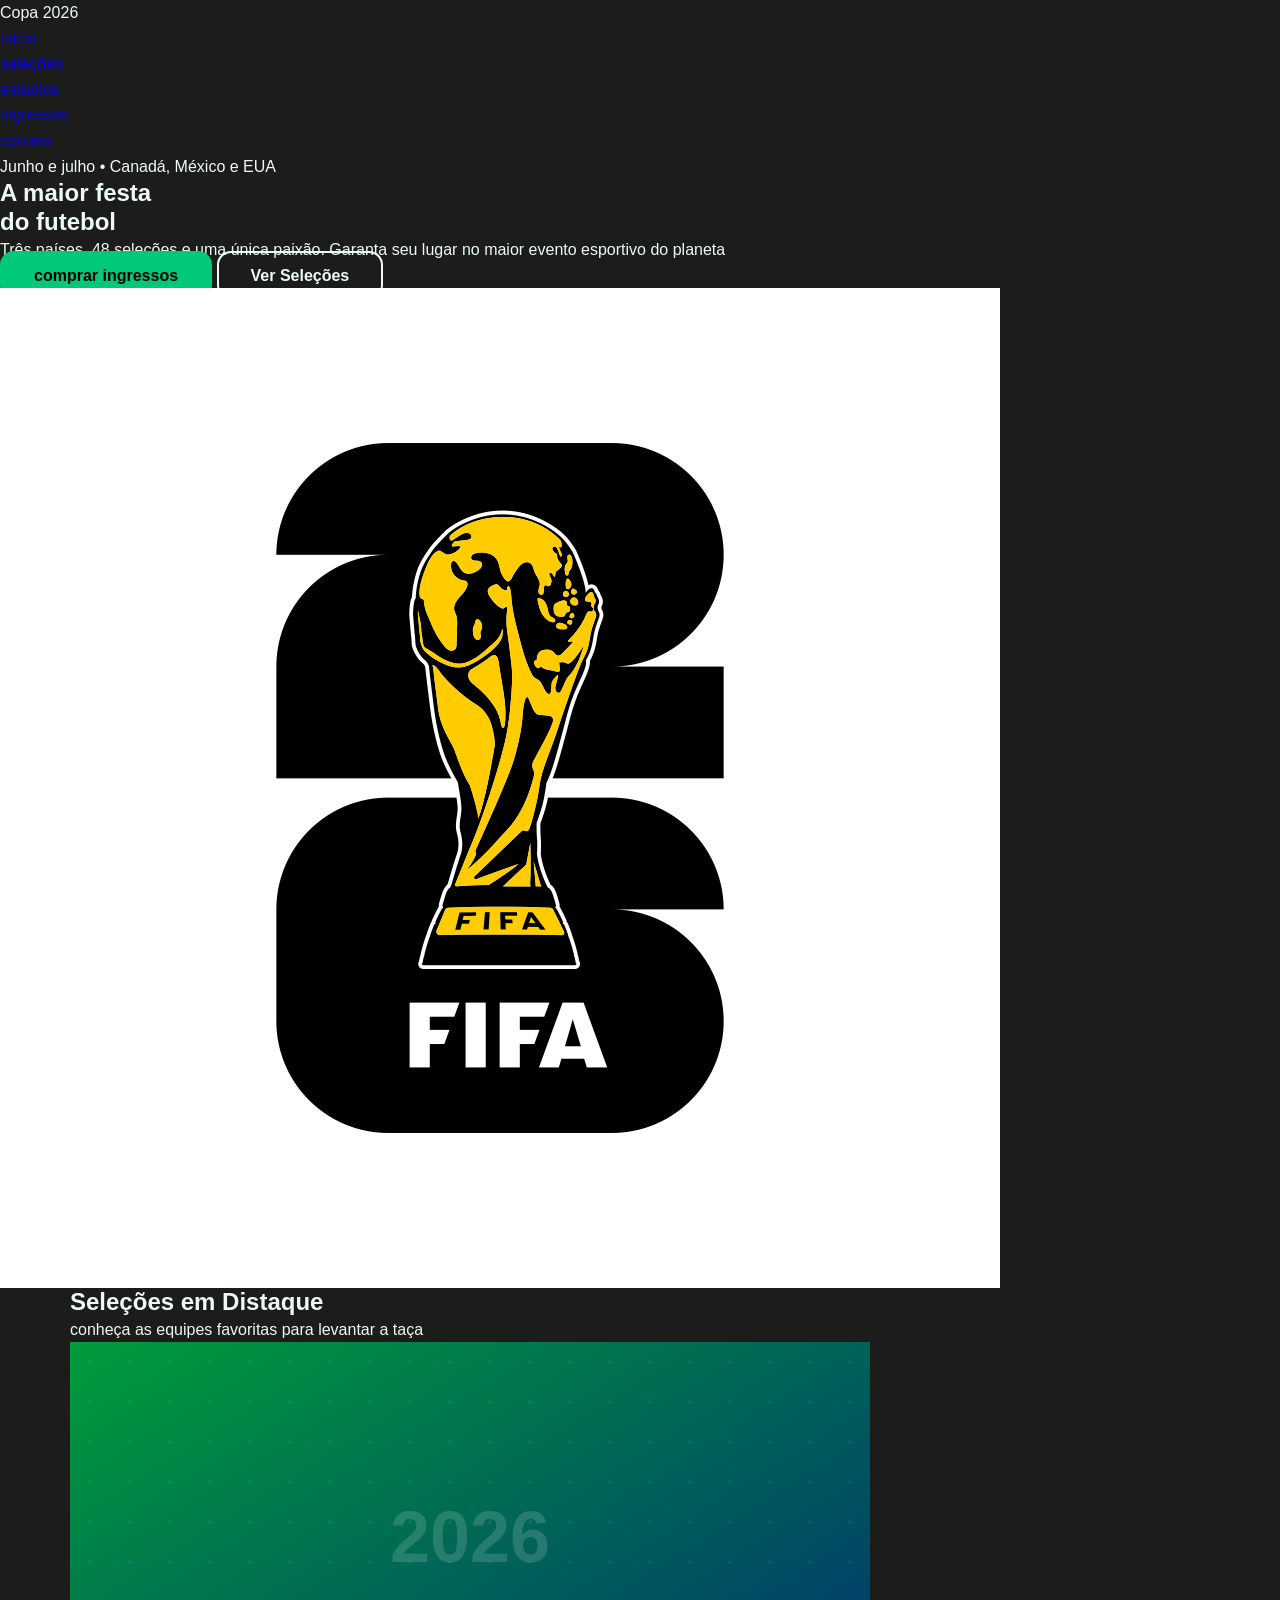
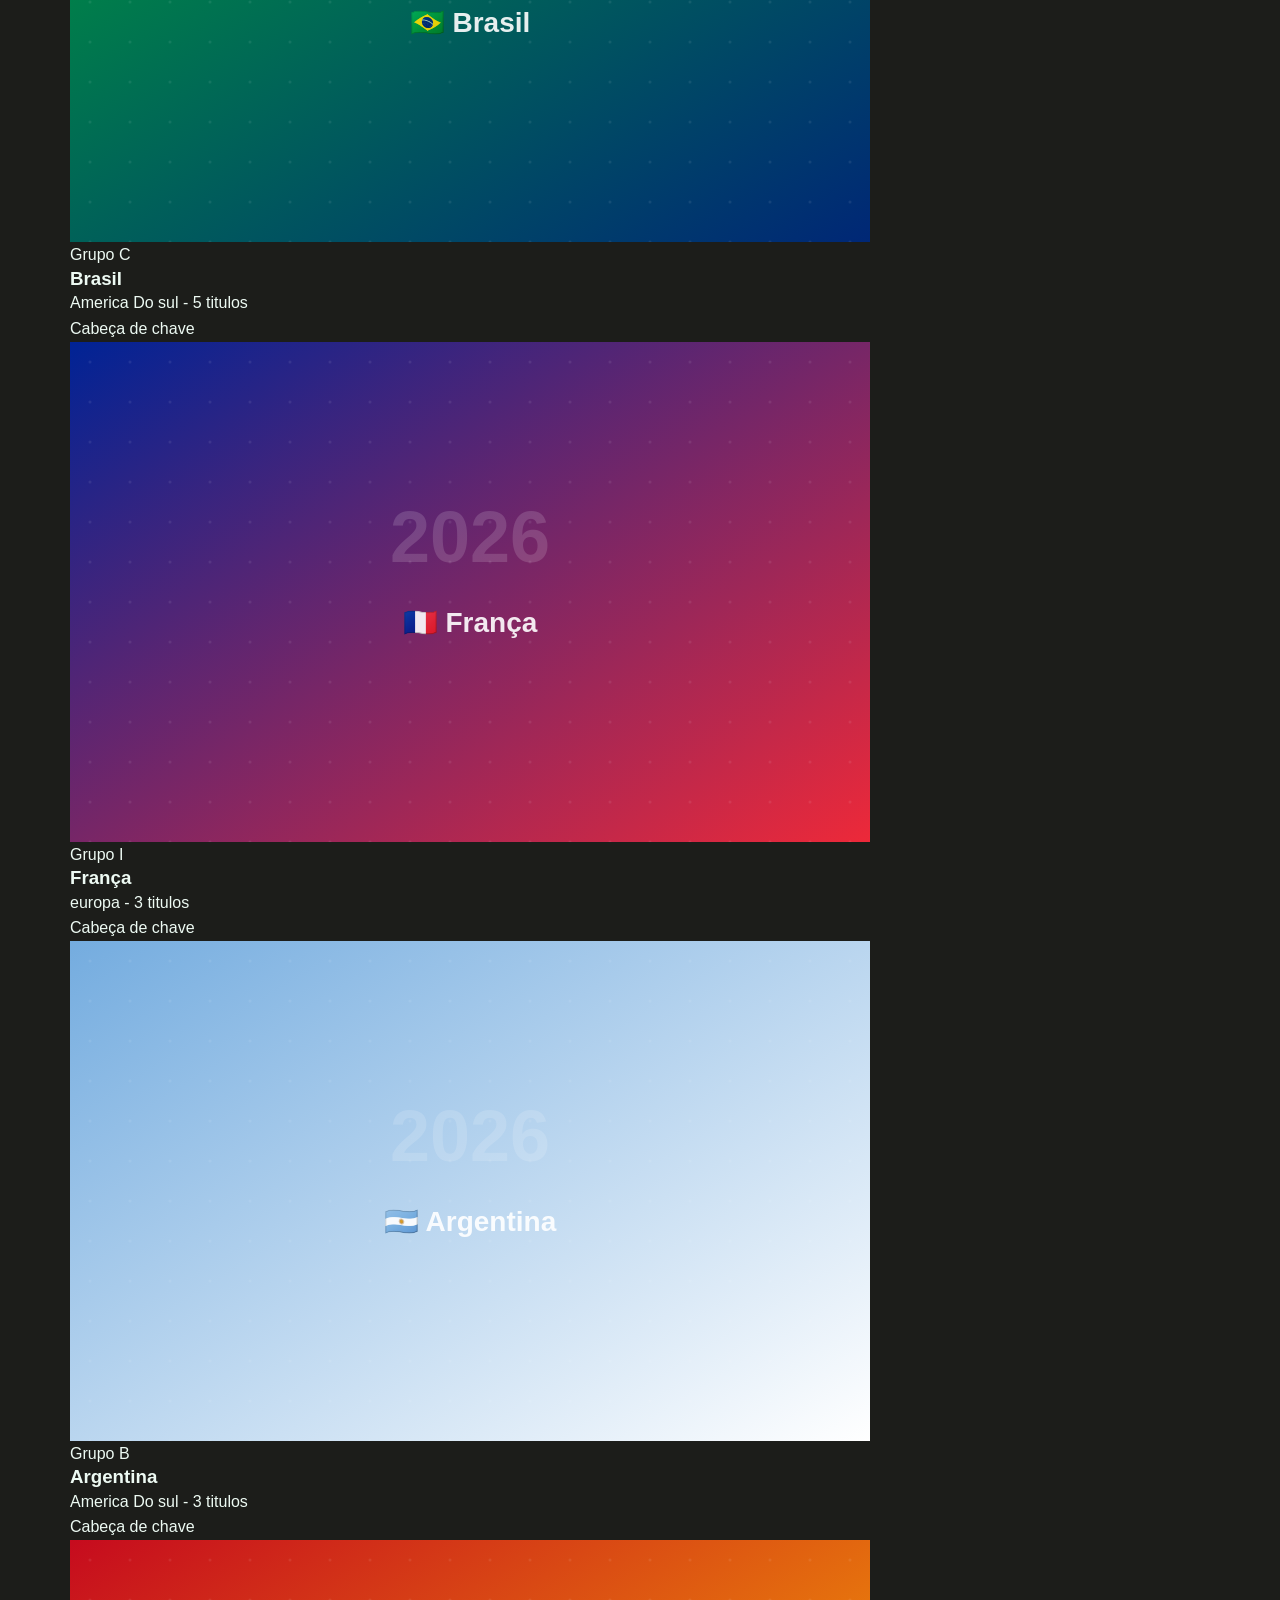
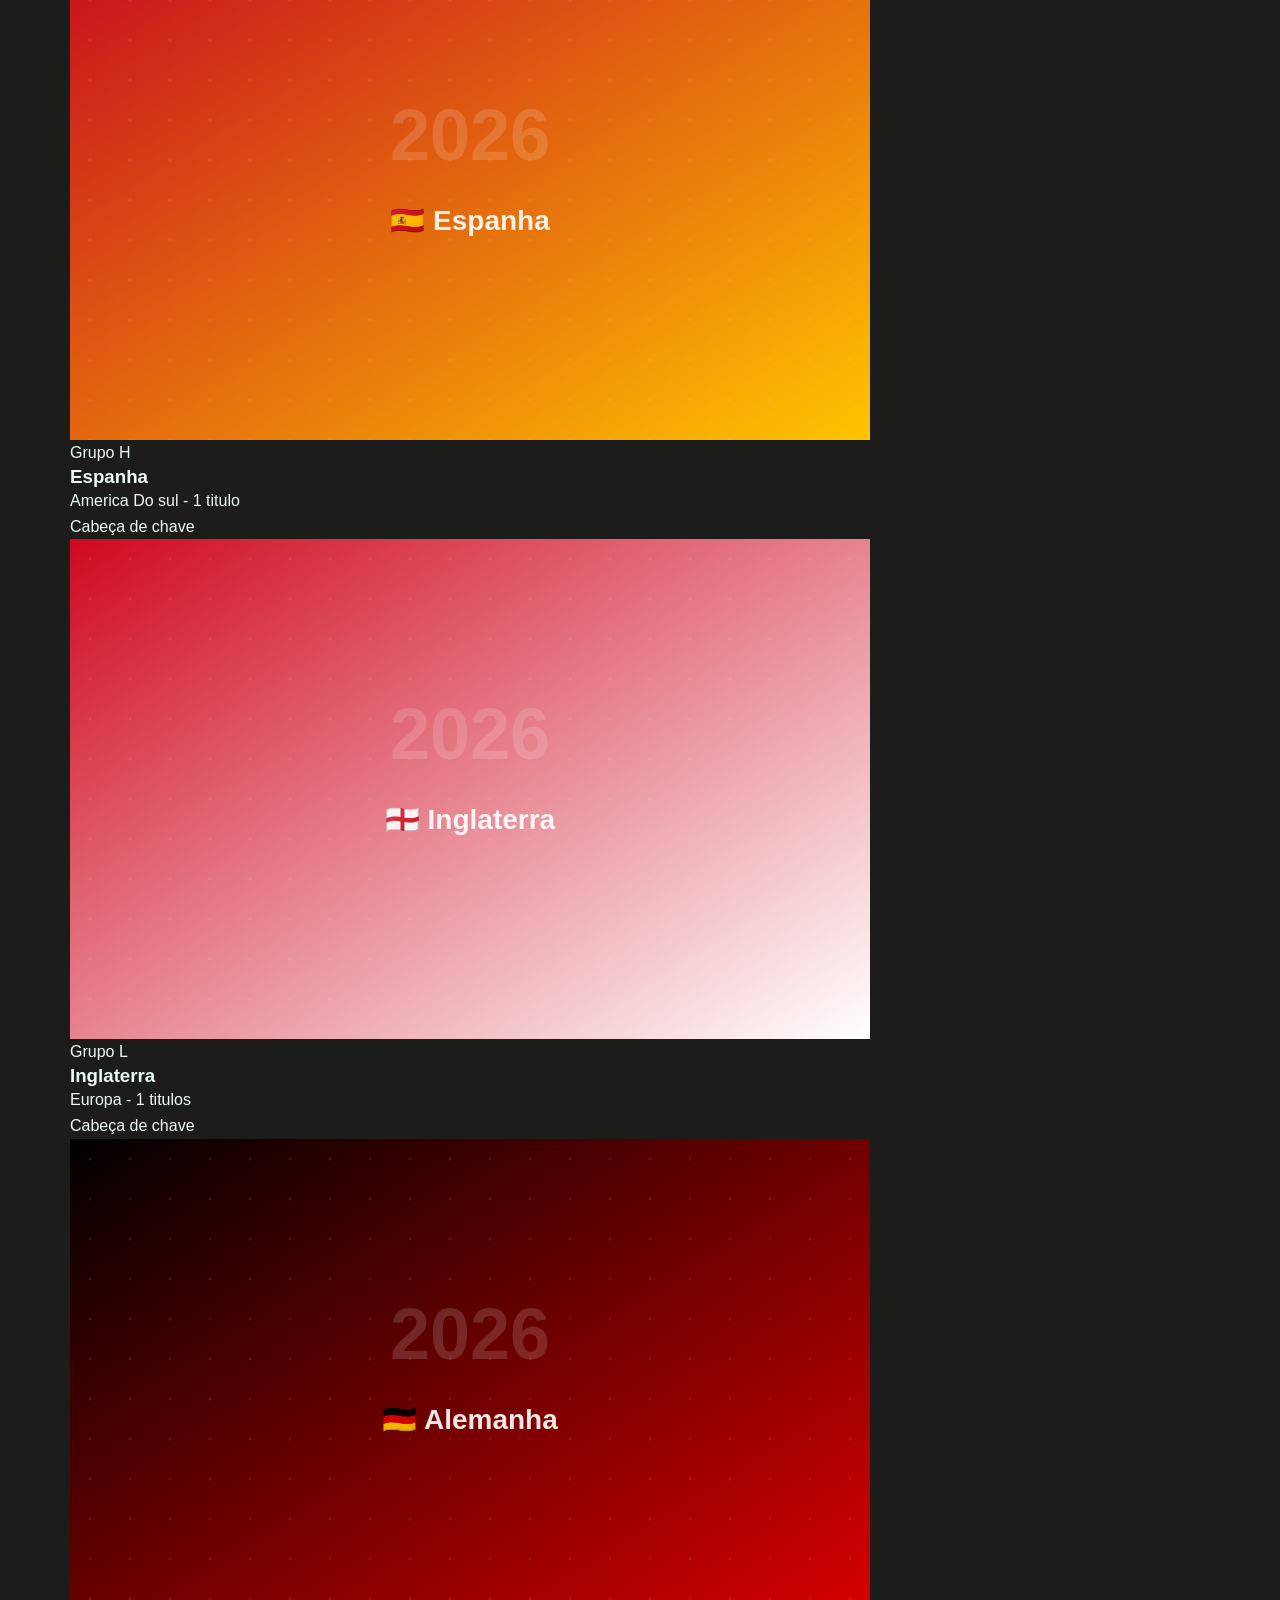
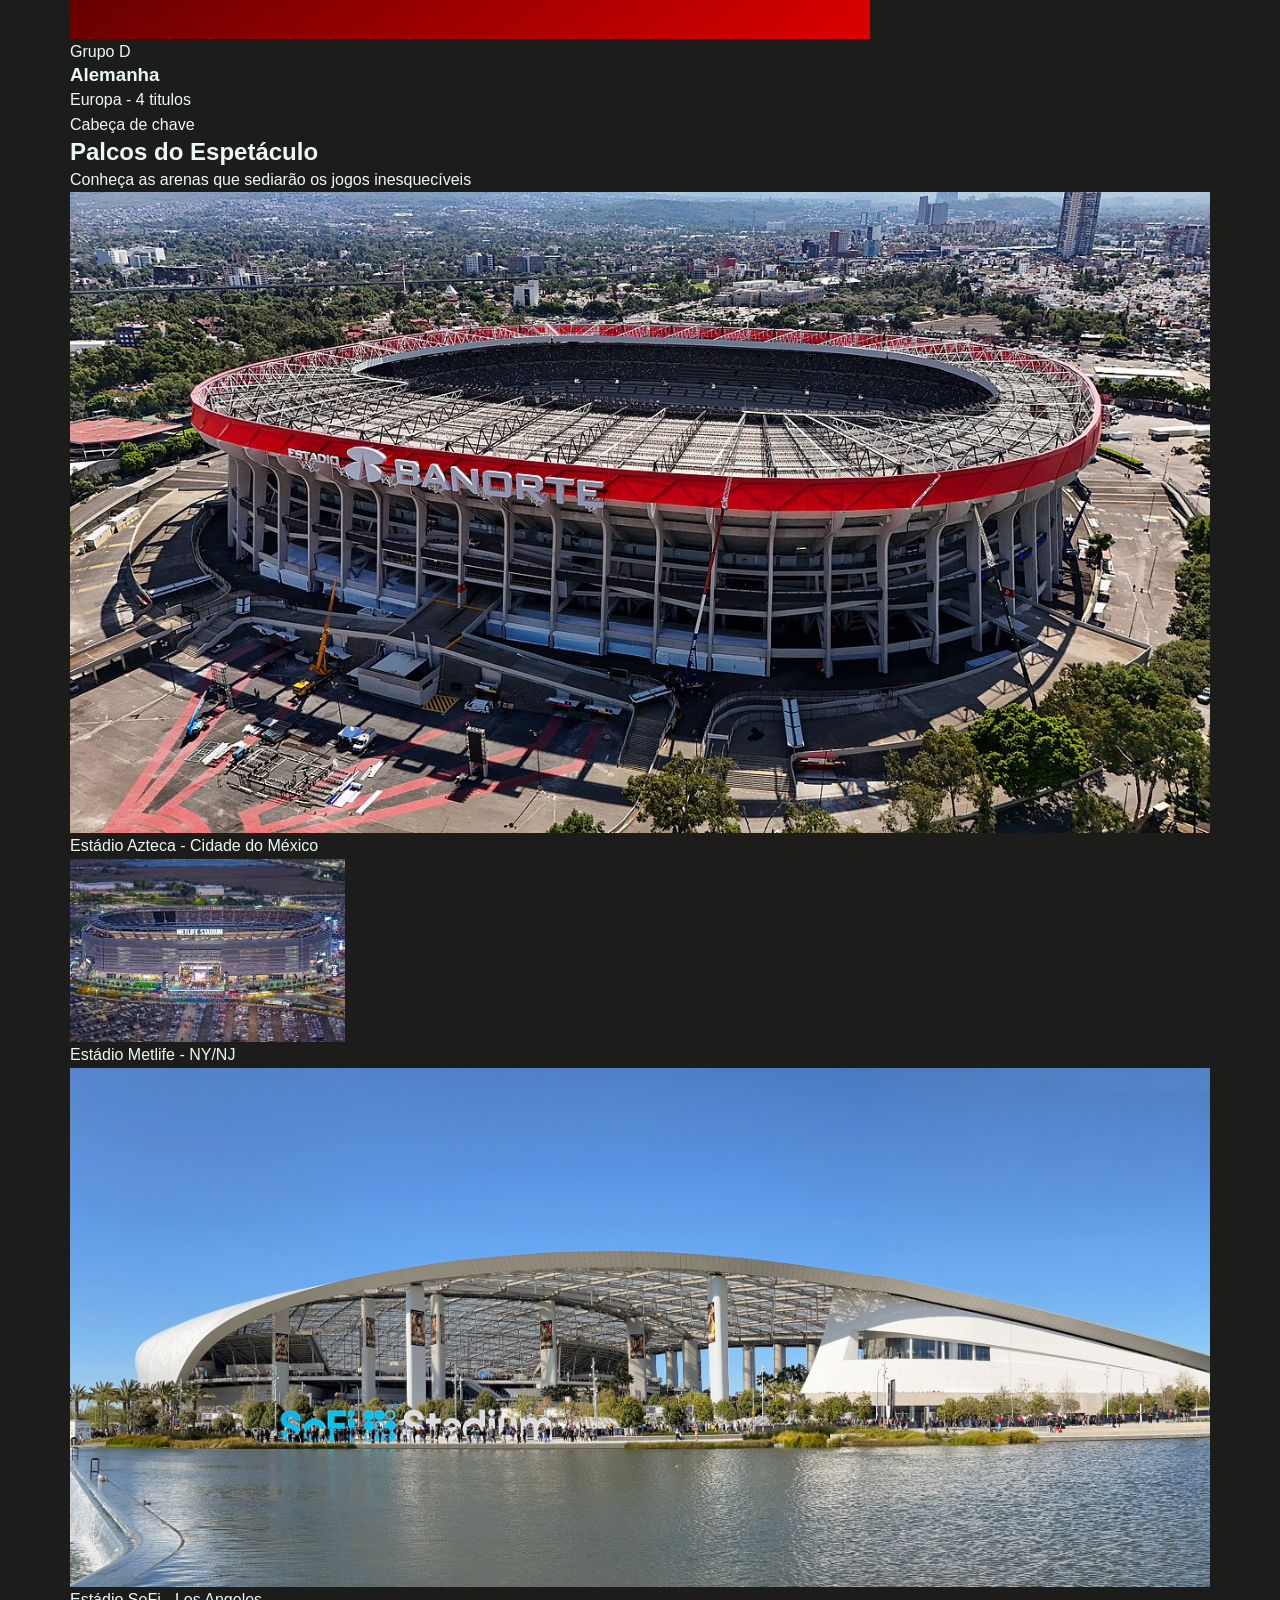
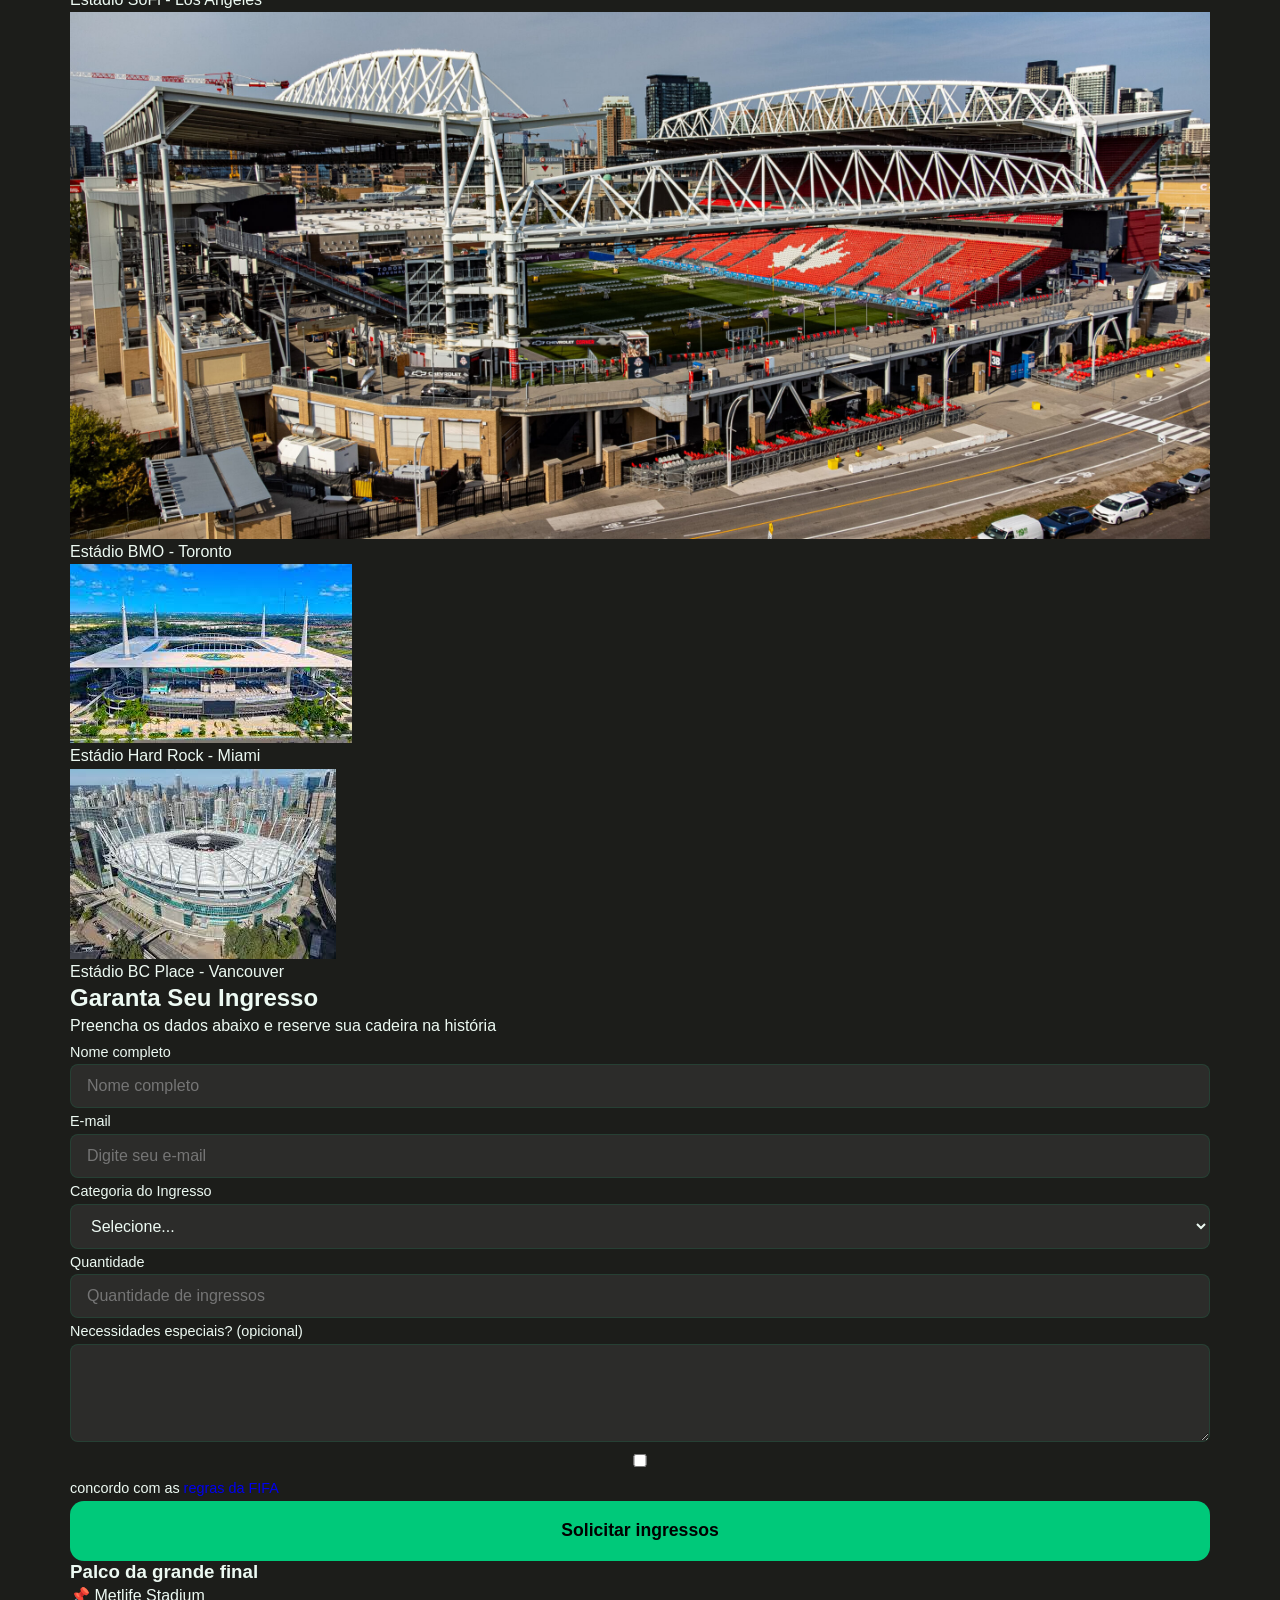
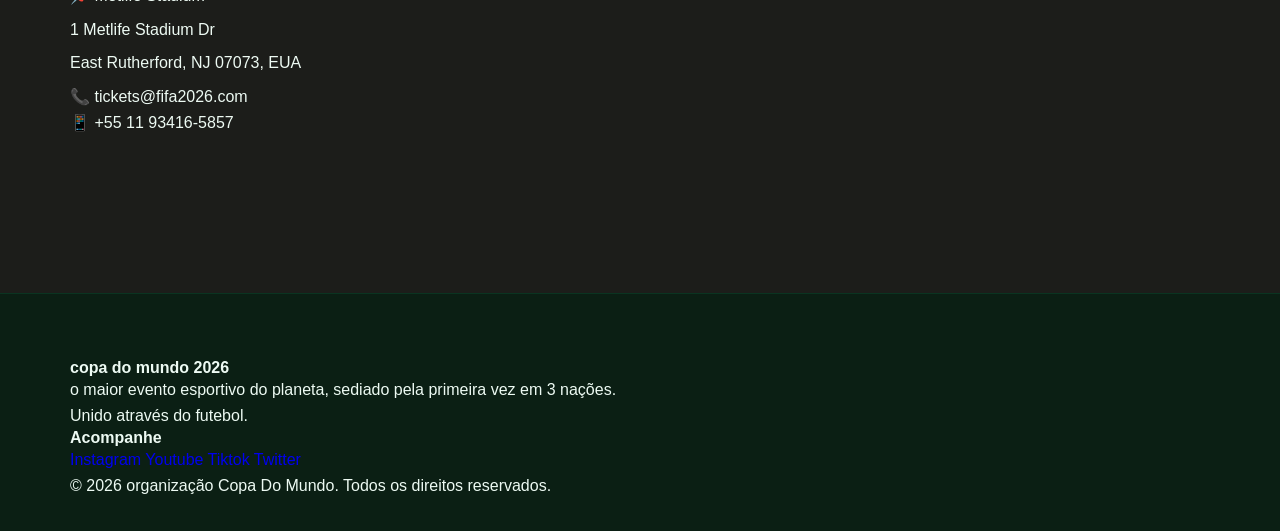
<file: index.html>
<!DOCTYPE html>
<html lang="pt-br">

<head>
    <meta charset="UTF-8">
    <meta name="viewport" content="width=device-width, initial-scale=1.0">
    <meta name="description" content="site da copa do mundo 2026 - Pequenos talentos">
    <title>copa do mundo 2026</title>
    <link rel="stylesheet" href="style.css">
</head>

<body>
    <nav>
        <div>
            <div>
                <span>Copa 2026</span>
            </div>
            <ul>
                <li><a href="#home">inicio</a></li>
                <li><a href="#selecoes">seleções</a></li>
                <li><a href="#estadios">estadios</a></li>
                <li><a href="#ingressos">ingressos</a></li>
                <li><a href="#contato">contato</a></li>
            </ul>
        </div>
    </nav>
    <section id="home">
        <div>
            <div>
                <p>Junho e julho • Canadá, México e EUA </p>
                <!-- a tag <br> faz quebra de linhas -->
                <h1>
                    A maior festa <br> do futebol</h1>
                <p> Três países, 48 seleções e uma única paixão.
                    Garanta seu lugar no maior evento esportivo do planeta
                </p>

                <div>
                    <a href="#ingressos" class="btn btn-primario">comprar ingressos</a>
                    <a href="#selecoes" class="btn btn-secundario">Ver Seleções</a>
                </div>
            </div>

            <!-- Div de imagem -->
            <div>
                <img src="img/copa-2026.png" alt="logo da copa 2026">
            </div>
        </div>
    </section>
    <main>
        <section id="selecoes">
            <!-- Div Global -->
            <div class="container">
                <!-- Div de titulo -->
                <div>
                    <h2>Seleções em Distaque</h2>
                    <p>conheça as equipes favoritas para levantar a taça</p>
                </div>
                <!-- div de seleções -->
                <div>
                    <!-- div seleção 1 -->
                    <div>
                        <!-- div imagem -->
                        <div>
                            <img src="img/selecao-brasil.svg" alt="banner seleção brasileira">
                        </div>
                        <!-- div de corpo -->
                        <div>
                            <span>Grupo C</span>
                            <h3>Brasil</h3>
                            <p>America Do sul - 5 titulos</p>
                            <span>Cabeça de chave</span>
                        </div>


                        <!-- div seleção 2 -->
                        <div>
                            <!-- div imagem -->
                            <div>
                                <img src="img/selecao-franca.svg" alt="banner seleção francesa">
                            </div>
                            <!-- div de corpo -->
                            <div>
                                <span>Grupo I</span>
                                <h3>França</h3>
                                <p>europa - 3 titulos</p>
                                <span>Cabeça de chave</span>
                            </div>


                            <!-- div seleção 3 -->
                            <div>
                                <!-- div imagem -->
                                <div>
                                    <img src="img/selecao-argentina.svg" alt="banner seleção argentina">
                                </div>
                                <!-- div de corpo -->
                                <div>
                                    <span>Grupo B</span>
                                    <h3>Argentina</h3>
                                    <p>America Do sul - 3 titulos</p>
                                    <span>Cabeça de chave</span>
                                </div>

                                <!-- div seleção 4 -->
                                <div>
                                    <!-- div imagem -->
                                    <div> <img src="img/selecao-espanha.svg" alt="banner seleção espanhola">
                                    </div>
                                    <!-- div de corpo -->
                                    <div>
                                        <span>Grupo H</span>
                                        <h3>Espanha</h3>
                                        <p>America Do sul - 1 titulo</p>
                                        <span>Cabeça de chave</span>
                                    </div>

                                    <!-- div seleção 5 -->
                                    <div>
                                        <!-- div imagem -->
                                        <div>
                                            <img src="img/selecao-inglaterra.svg" alt="banner seleção inglesa">
                                        </div>
                                        <!-- div de corpo -->
                                        <div>
                                            <span>Grupo L</span>
                                            <h3>Inglaterra</h3>
                                            <p>Europa - 1 titulos</p>
                                            <span>Cabeça de chave</span>
                                        </div>

                                        <!-- div seleção 6 -->
                                        <div>
                                            <!-- div imagem -->
                                            <div>
                                                <img src="img/selecao-alemanha.svg" alt="banner seleção alemã">
                                            </div>
                                            <!-- div de corpo -->
                                            <div>
                                                <span>Grupo D</span>
                                                <h3>Alemanha</h3>
                                                <p>Europa - 4 titulos</p>
                                                <span>Cabeça de chave</span>
                                            </div>
                                        </div>
                                    </div>
        </section>

        <section id="estadios">
            <!-- Div global -->
            <div class="container">
                <!-- Div de título -->
                <div>
                    <h2>Palcos do Espetáculo</h2>
                    <p>Conheça as arenas que sediarão os jogos inesquecíveis</p>
                </div>

                <!-- Div de estádios -->
                <div>
                    <!-- Div do estádio 1 -->
                    <div>
                        <img src="img/azteca.jpg" alt="Estádio Azteca">
                        <div>Estádio Azteca - Cidade do México</div>
                    </div>

                    <!-- Div do estádio 2 -->
                    <div>
                        <img src="img/metlife.jpg" alt="Estádio Metlife">
                        <div>Estádio Metlife - NY/NJ</div>
                    </div>

                    <!-- Div do estádio 3 -->
                    <div>
                        <img src="img/sofi.jpg" alt="Estádio SoFi">
                        <div>Estádio SoFi - Los Angeles</div>
                    </div>

                    <!-- Div do estádio 4 -->
                    <div>
                        <img src="img/bmo.jpg" alt="Estádio BMO">
                        <div>Estádio BMO - Toronto</div>
                    </div>

                    <!-- Div do estádio 5 -->
                    <div>
                        <img src="img/hard-rock.jpg" alt="Estádio Hard Rock">
                        <div>Estádio Hard Rock - Miami</div>
                    </div>

                    <!-- Div do estádio 6 -->
                    <div>
                        <img src="img/bc-place.jpg" alt="Estádio BC Place">
                        <div>Estádio BC Place - Vancouver</div>
                    </div>
                </div>
            </div>
        </section>

        <section id="ingressos">

            <!-- Div global -->
            <div class="container">

                <!-- Div de título -->
                <div>
                    <h2>Garanta Seu Ingresso</h2>
                    <p>Preencha os dados abaixo e reserve sua cadeira na história</p>
                </div>

                <!-- Div de formulário -->
                <div>
                    <form>
                        <!-- Div linha 1 -->
                        <div>

                            <!-- Div input 1 -->
                            <div>
                                <label>Nome completo</label>
                                <input type="text" placeholder="Nome completo" required>
                            </div>

                            <!-- Div input 2 -->
                            <div>
                                <label>E-mail</label>
                                <input type="email" placeholder="Digite seu e-mail" required>
                            </div>
                        </div>

                        <!-- Div linha 2 -->
                        <div>

                            <!-- Div input 3 -->
                            <div>
                                <label>Categoria do Ingresso</label>
                                <select>
                                    <option value="">Selecione...</option>
                                    <option value="cat3">Categoria 3 - R$ 1000</option>
                                    <option value="cat2">Categoria 2 - R$ 700</option>
                                    <option value="cat1">Categoria 1 - R$ 200</option>
                                </select>
                            </div>

                            <!-- Div input 4 -->
                            <div>
                                <label>Quantidade</label>
                                <input type="number" placeholder="Quantidade de ingressos" min="1" max="6" required>
                            </div>
                        </div>
                        <!-- div input 5 -->
                        <div>
                            <label>Necessidades especiais? (opicional)</label>
                            <textarea name="mensagem" rows="4" placeholder="acessibilidade, mobilidade reduzida...">
                                </textarea>
                        </div>
                        <!-- Div input 6 -->
                        <div>
                            <input type="checkbox" required>
                            <label>
                                concordo com as
                                <a href="#">regras da FIFA</a>
                            </label>
                        </div>

                        <button type="submit" class="btn btn-primario btn-grande">
                            Solicitar ingressos
                        </button>
                    </form>
                </div>
                <!-- Div de localização -->
                <div>
                    <!-- Div de informação -->
                    <div>
                        <h3>Palco da grande final</h3>
                        <!-- Endereço -->
                        <address>
                            <p>📌 Metlife Stadium</p>
                            <p>1 Metlife Stadium Dr</p>
                            <p>East Rutherford, NJ 07073, EUA</p>
                        </address>
                        <!-- Div de contato -->
                        <div>
                            <p>📞 tickets@fifa2026.com</p>
                            <p>📱 +55 11 93416-5857</p>
                        </div>
                    </div>
                    <!-- div de mapa -->
                    <div>
                        <iframe
                            src="https://www.google.com/maps/embed?pb=!1m18!1m12!1m3!1d3019.658099475643!2d-74.07445699999998!3d40.81350639999999!2m3!1f0!2f0!3f0!3m2!1i1024!2i768!4f13.1!3m3!1m2!1s0x89c2f861ad5902bf%3A0x8184280d31051734!2sMetLife%20Stadium!5e0!3m2!1spt-BR!2sbr!4v1786193614151!5m2!1spt-BR!2sbr"
                            width="100%"
                            height="100%" 
                            style="border:0;" 
                            allowfullscreen="" 
                            loading="lazy"
                            referrerpolicy="strict-origin-when-cross-origin"
                            title="mapa do metlife stadium, local da final da copa">
                        </iframe>
                    </div>
                </div>

            </div>
        </section>
    </main>
    <footer>
       <!-- div global -->
        <div class="container">
            <!-- div grid -->
             <div>
                <!-- div coluna -->
                 <div>
                    <h4>copa do mundo 2026</h4>
                    <p>o maior evento esportivo do planeta, sediado pela primeira vez em 3 nações.</p>
                    <p>Unido através do futebol.</p>
                 </div>
                   <!-- div de coluna 2 -->
                    <div>
                        <h4>Acompanhe</h4>
                        <!-- div redes sociais -->
                         <div>
                            <a href="#">Instagram</a>
                            <a href="#">Youtube</a>
                            <a href="#">Tiktok</a>
                            <a href="#">Twitter</a>
                         </div>
                    </div>

             </div>
             <!-- div fundo -->
              <div>
                <p>© 2026 organização Copa Do Mundo. Todos os direitos reservados.</p>
              </div>
        </div>

    </footer>
</body>

</html>
</file>
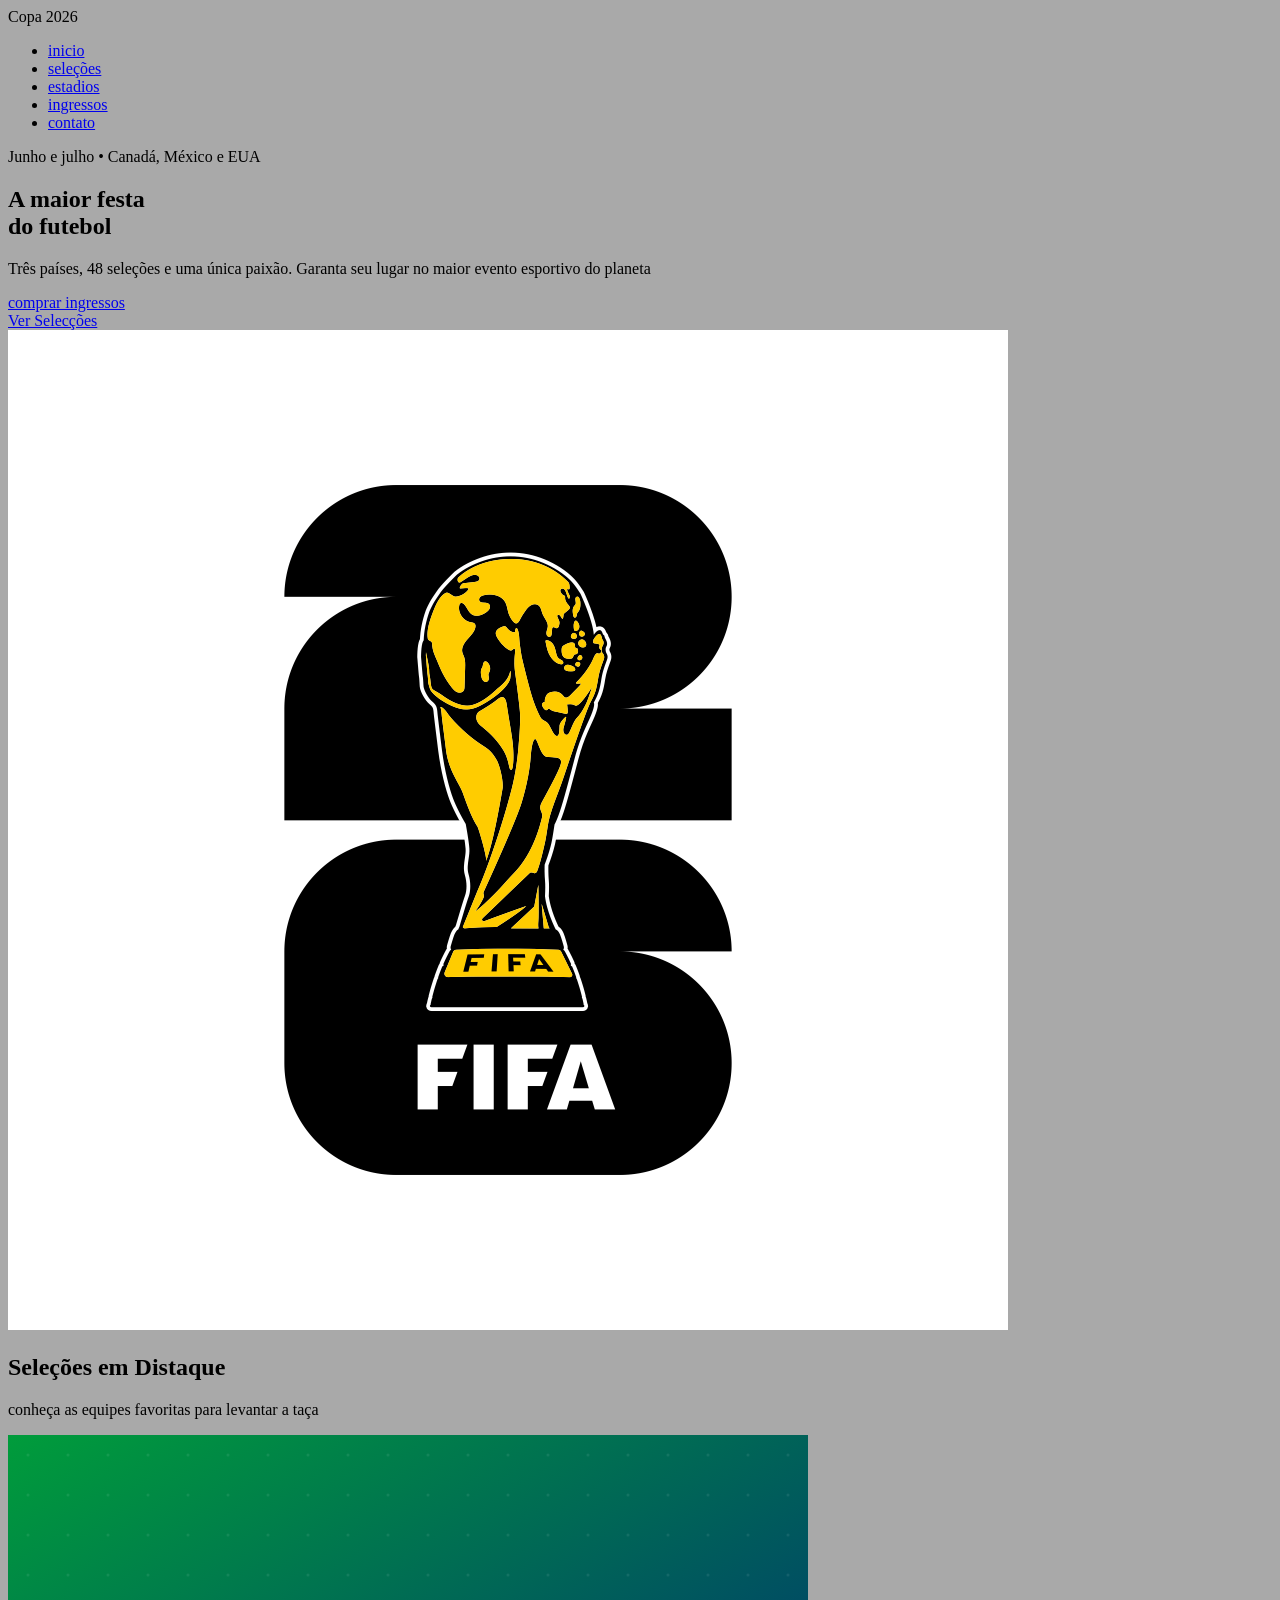
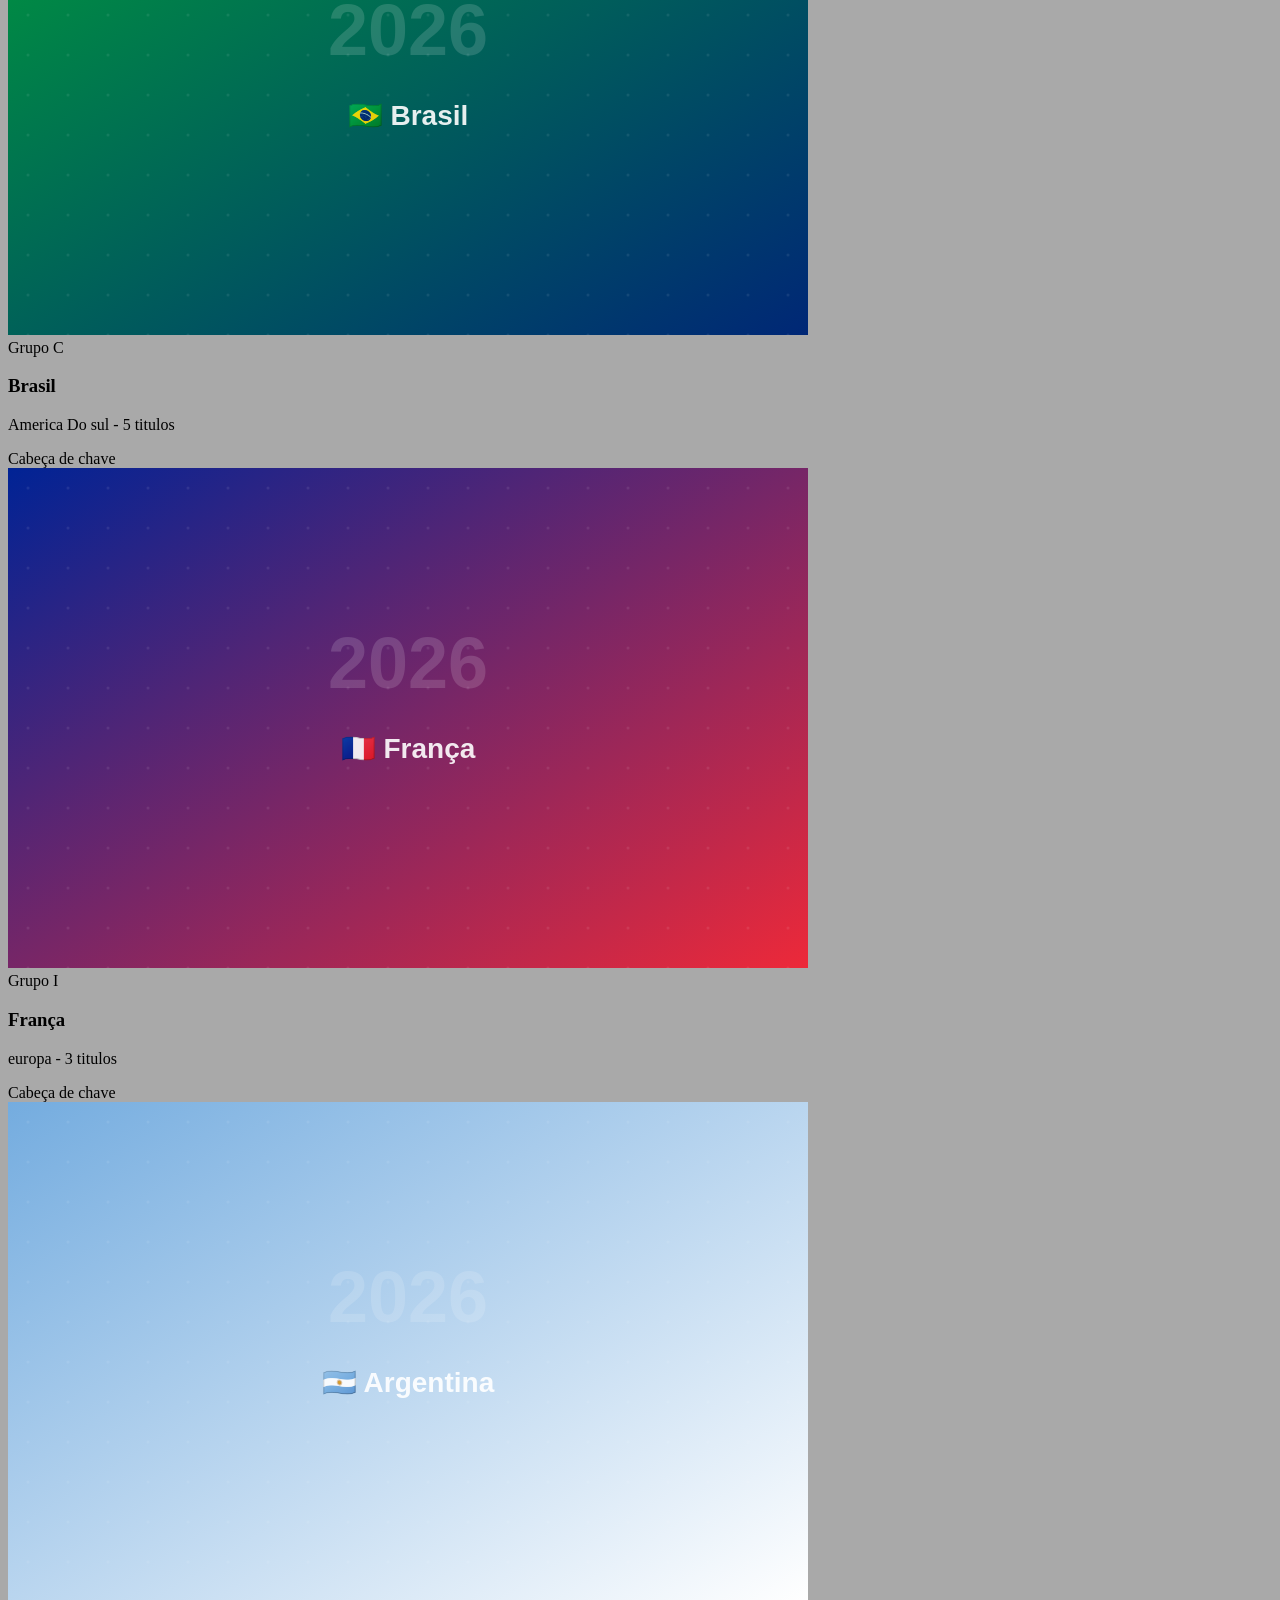
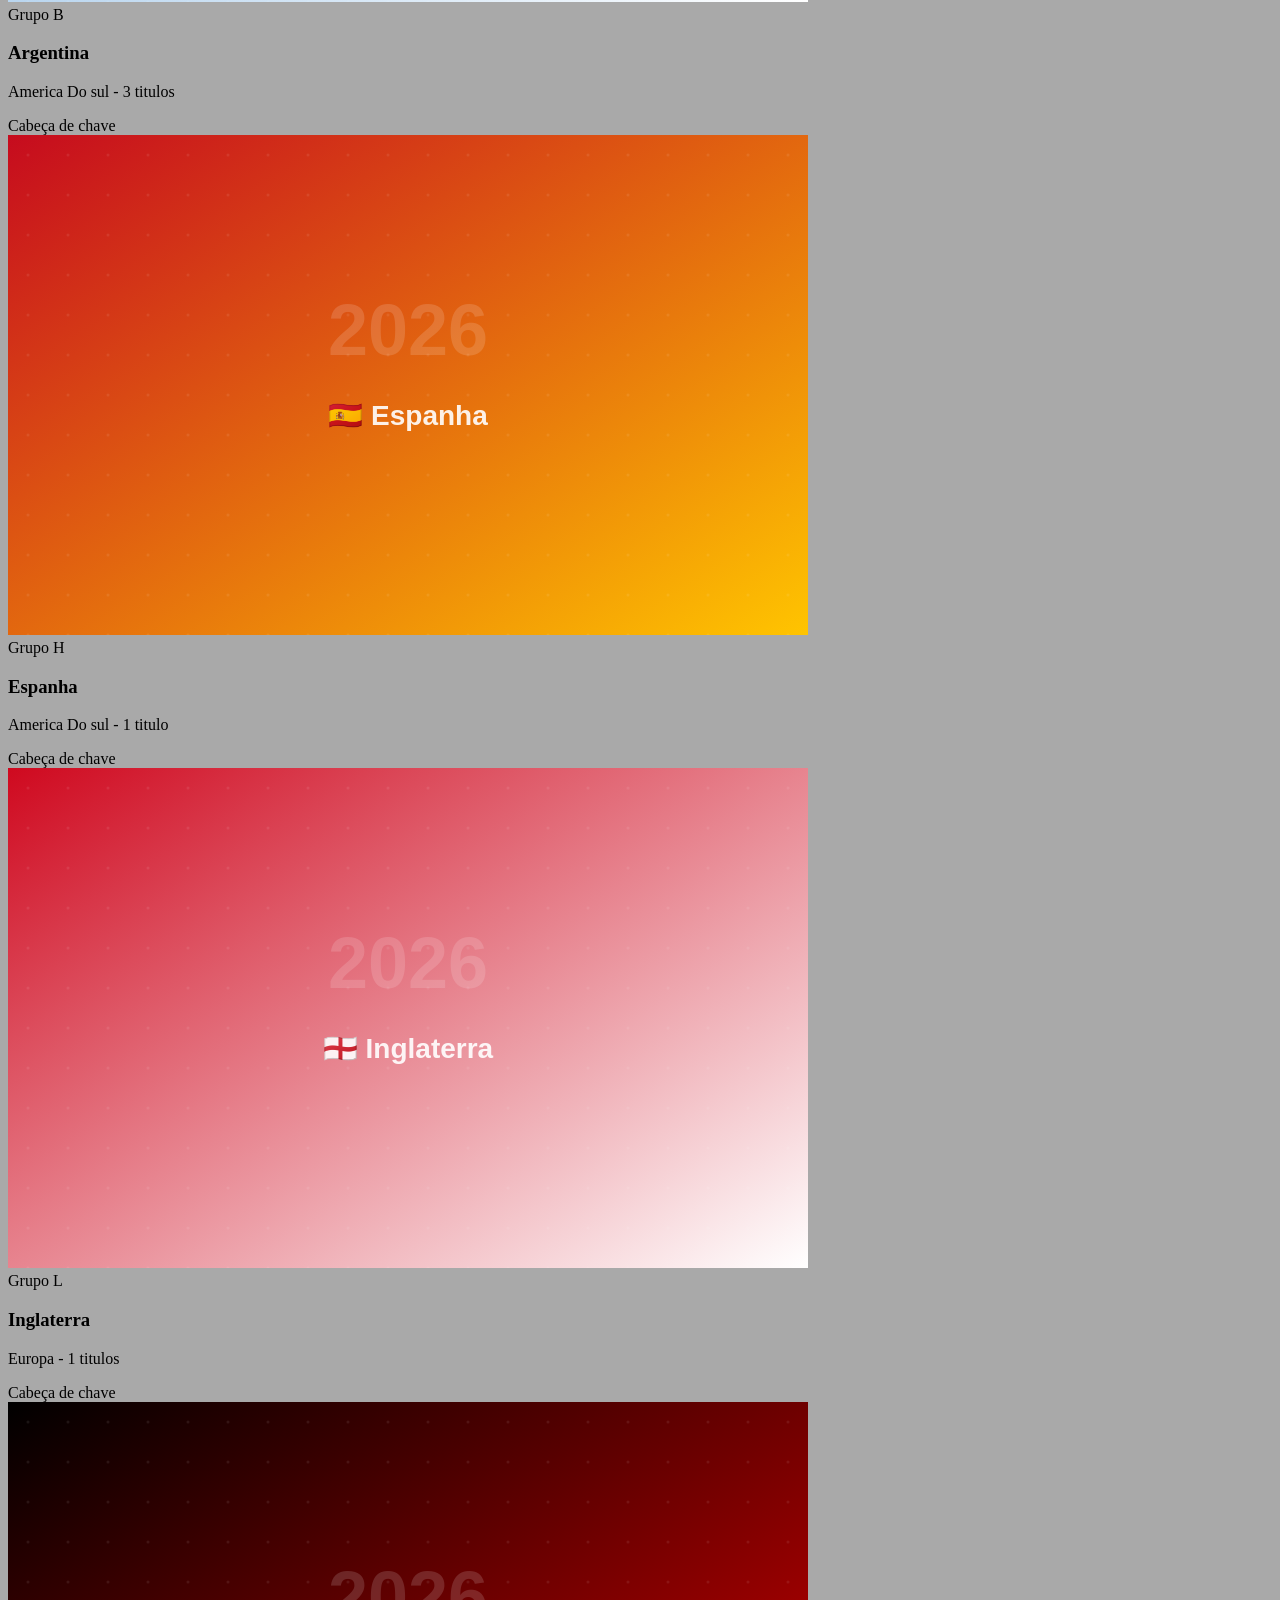
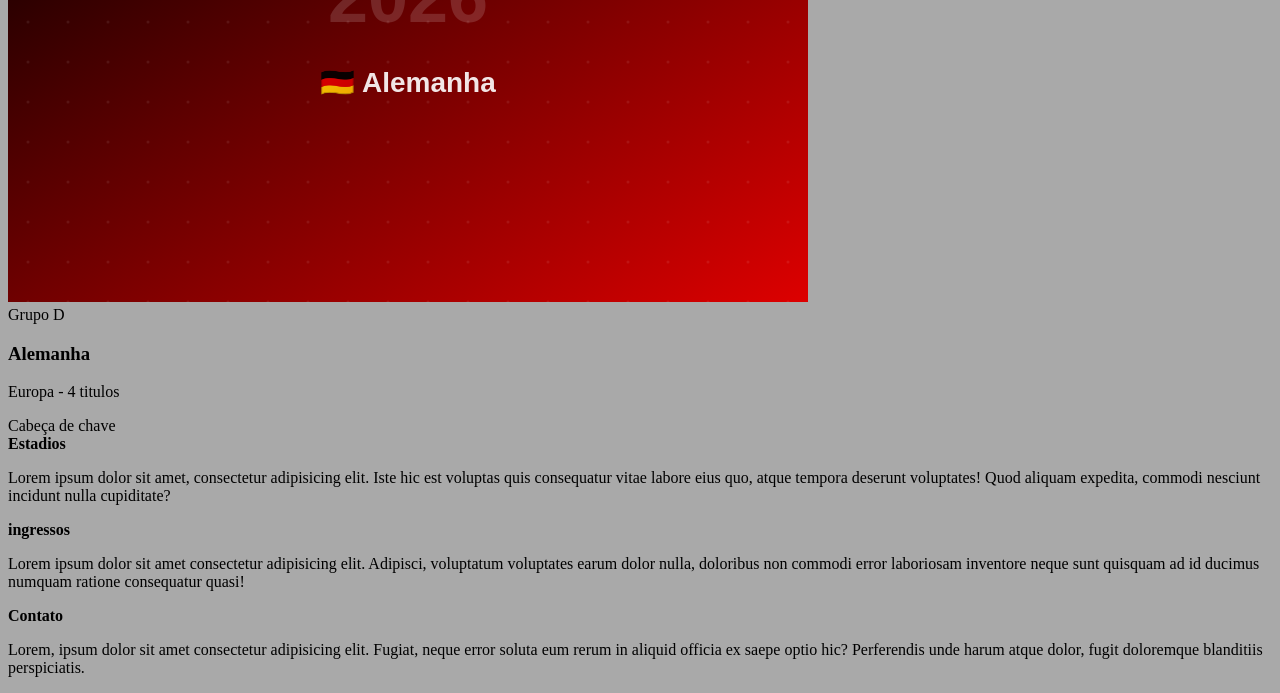
<file: site-copa-pt-main/index.html>
<!DOCTYPE html>
<html lang="pt-br">

<head>
    <meta charset="UTF-8">
    <meta name="viewport" content="width=device-width, initial-scale=1.0">
    <meta name="description" content="site da copa do mundo 2026 - Pequenos talentos">
    <title>copa do mundo 2026</title>
    <link rel="stylesheet" href="style.css">
</head>

<body>
    <nav>
        <div>
            <div>
                <span>Copa 2026</span>
            </div>
            <ul>
                <li><a href="#home">inicio</a></li>
                <li><a href="#selecoes">seleções</a></li>
                <li><a href="#estadios">estadios</a></li>
                <li><a href="#ingressos">ingressos</a></li>
                <li><a href="#contato">contato</a></li>
            </ul>
        </div>
    </nav>
    <section id="home">
        <div>
            <div>
                <p>Junho e julho • Canadá, México e EUA </p>
                <!-- a tag <br> faz quebra de linhas -->
                <h1>A maior festa <br> do futebol</h1>
                <p> Três países, 48 seleções e uma única paixão.
                    Garanta seu lugar no maior evento esportivo do planeta
                </p>

                <div>
                    <a href="#ingressos">comprar ingressos</a>
                    <br>
                    <a href="#selecoes">Ver Selecções</a>
                </div>
            </div>

            <!-- Div de imagem -->
            <div>
                <img src="img/copa-2026.png" alt="logo da copa 2026">
            </div>
        </div>
    </section>
    <main>
        <section id="selecoes">
            <!-- Div Global -->
            <div>
                <!-- Div de titulo -->
                <div>
                    <h2>Seleções em Distaque</h2>
                    <p>conheça as equipes favoritas para levantar a taça</p>
                </div>
                <!-- div de seleções -->
                <div>
                     <!-- div seleção 1 -->
                      <div>
                        <!-- div imagem -->
                         <div>
                            <img src="img/selecao-brasil.svg"
                             alt="banner seleção brasileira"
                             >
                         </div>
                         <!-- div de corpo -->
                         <div>
                            <span>Grupo C</span>
                            <h3>Brasil</h3>
                            <p>America Do sul - 5 titulos</p>
                            <span>Cabeça de chave</span>
                      </div>


                       <!-- div seleção 2 -->
                       <div>
                        <!-- div imagem -->
                         <div>
                            <img src="img/selecao-franca.svg"
                             alt="banner seleção francesa"
                             >
                         </div>
                         <!-- div de corpo -->
                         <div>
                            <span>Grupo I</span>
                            <h3>França</h3>
                            <p>europa - 3 titulos</p>
                            <span>Cabeça de chave</span>
                      </div> 

                    
                       <!-- div seleção 3 -->
                       <div>
                        <!-- div imagem -->
                         <div>
                            <img src="img/selecao-argentina.svg"
                             alt="banner seleção argentina"
                             >
                         </div>
                         <!-- div de corpo -->
                         <div>
                            <span>Grupo B</span>
                            <h3>Argentina</h3>
                            <p>America Do sul - 3 titulos</p>
                            <span>Cabeça de chave</span>
                      </div>

                       <!-- div seleção 4 -->
                       <div>
                        <!-- div imagem -->
                         <div
                         > <img src="img/selecao-espanha.svg"
                             alt="banner seleção espanhola"
                             >
                         </div>
                         <!-- div de corpo -->
                         <div>
                            <span>Grupo H</span>
                            <h3>Espanha</h3>
                            <p>America Do sul - 1 titulo</p>
                            <span>Cabeça de chave</span>
                      </div>

                       <!-- div seleção 5 -->
                       <div>
                        <!-- div imagem -->
                         <div>
                            <img src="img/selecao-inglaterra.svg"
                             alt="banner seleção inglesa"
                             >
                         </div>
                         <!-- div de corpo -->
                         <div>
                            <span>Grupo L</span>
                            <h3>Inglaterra</h3>
                            <p>Europa - 1 titulos</p>
                            <span>Cabeça de chave</span>
                      </div>

                       <!-- div seleção 6 -->
                       <div>
                        <!-- div imagem -->
                         <div>
                            <img src="img/selecao-alemanha.svg"
                             alt="banner seleção alemã"
                             >
                         </div>
                         <!-- div de corpo -->
                         <div>
                            <span>Grupo D</span>
                            <h3>Alemanha</h3>
                            <p>Europa - 4 titulos</p>
                            <span>Cabeça de chave</span>
                      </div>
                </div>
            </div>
        </section>

        <section id="estadios">
            <strong>Estadios</strong>
            <p>Lorem ipsum dolor sit amet, consectetur adipisicing elit. Iste hic est voluptas quis consequatur vitae
                labore eius quo, atque tempora deserunt voluptates! Quod aliquam expedita, commodi nesciunt incidunt
                nulla cupiditate?</p>
        </section>

        <section id="ingressos">
            <strong>ingressos</strong>
            <p>Lorem ipsum dolor sit amet consectetur adipisicing elit. Adipisci, voluptatum voluptates earum dolor
                nulla, doloribus non commodi error laboriosam inventore neque sunt quisquam ad id ducimus numquam
                ratione consequatur quasi!</p>
        </section>

        <section id="contato">
            <strong>Contato</strong>
            <p>Lorem, ipsum dolor sit amet consectetur adipisicing elit. Fugiat, neque error soluta eum rerum in aliquid
                officia ex saepe optio hic? Perferendis unde harum atque dolor, fugit doloremque blanditiis
                perspiciatis.</p>
        </section>

    </main>
</body>

</html>
</file>
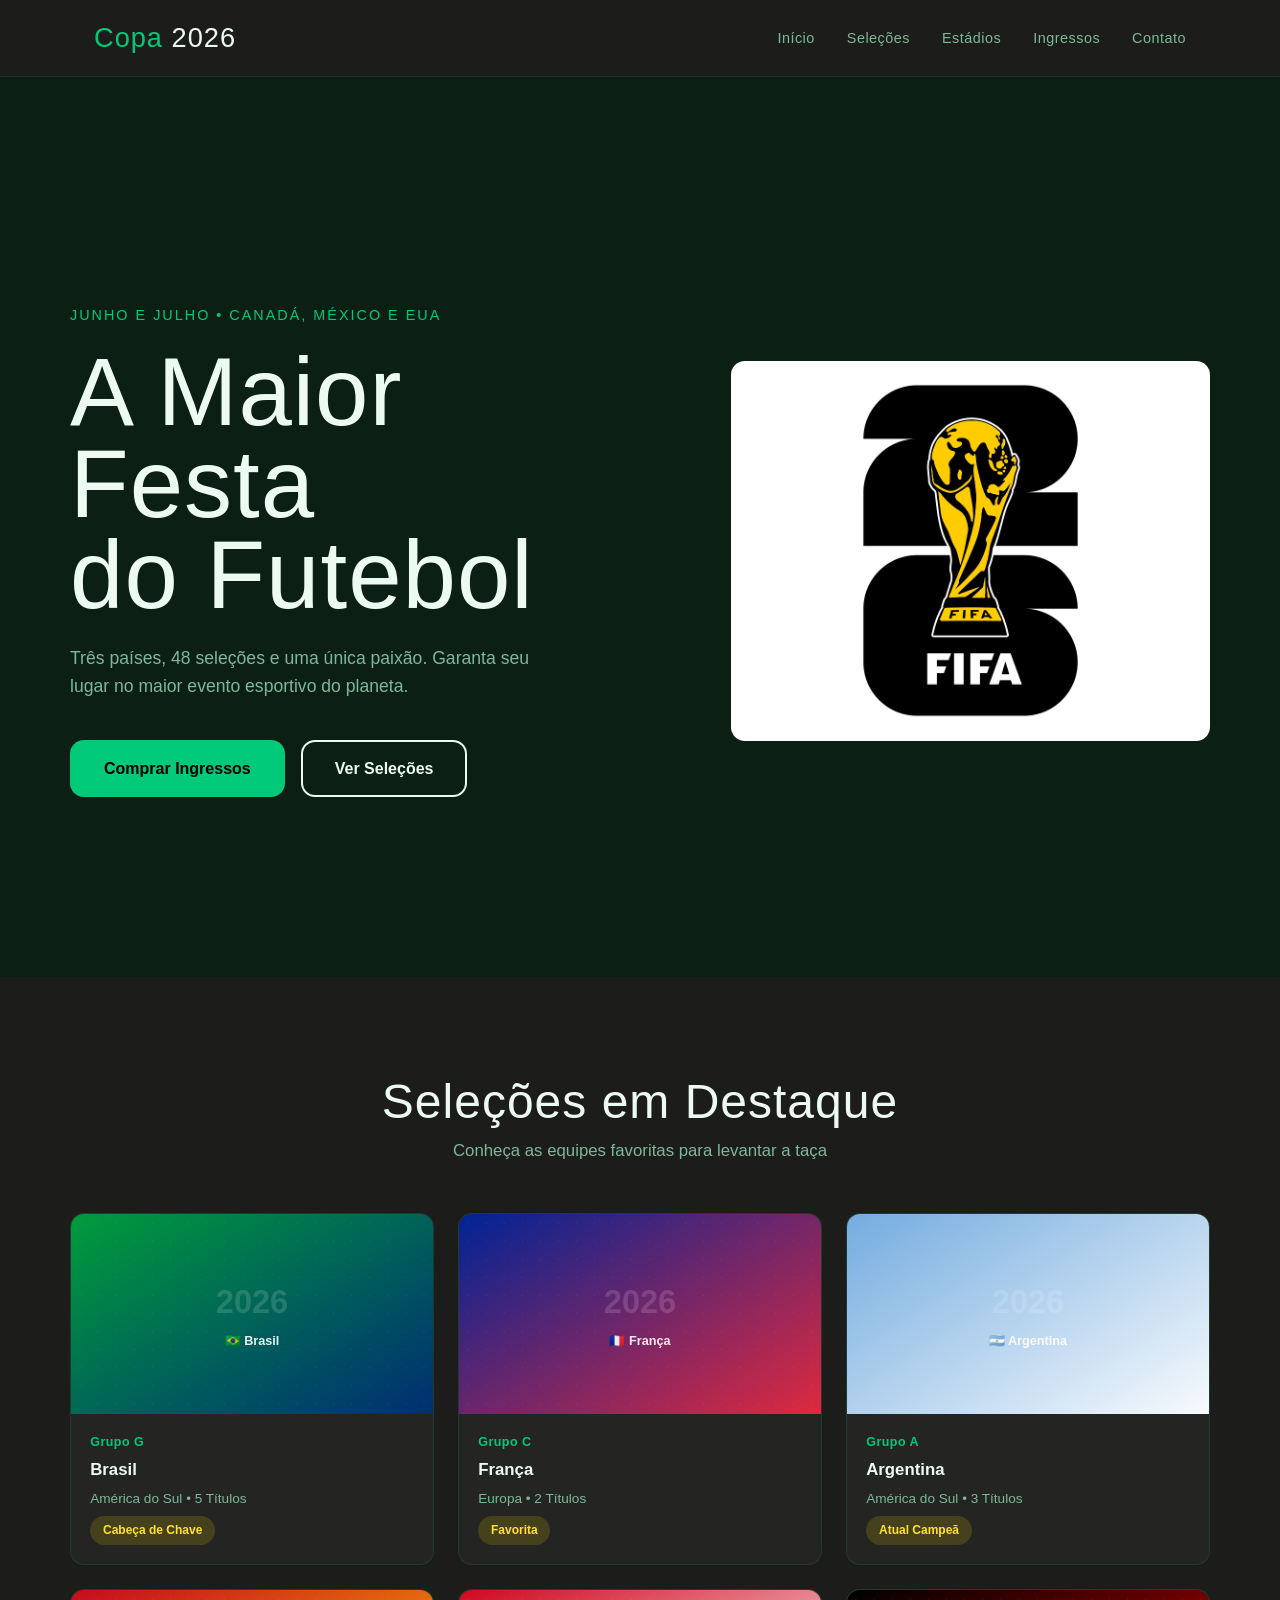
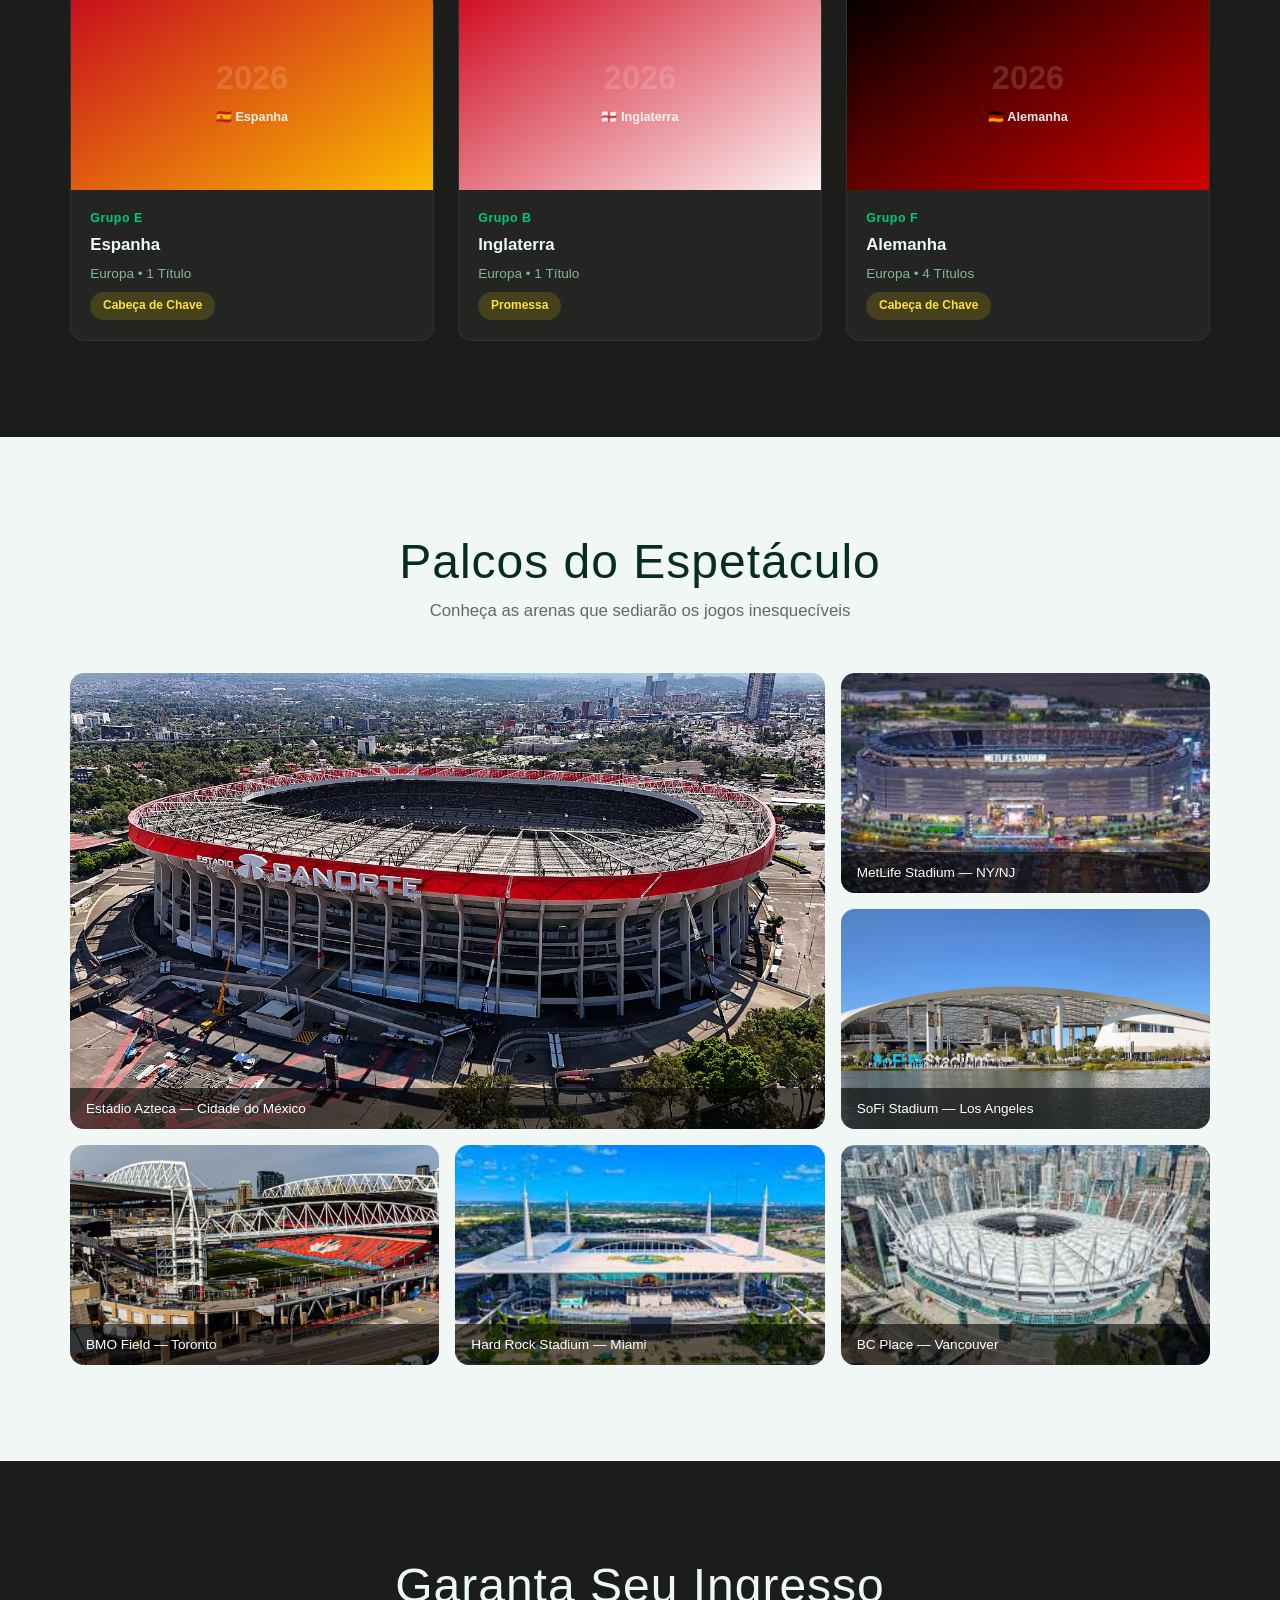
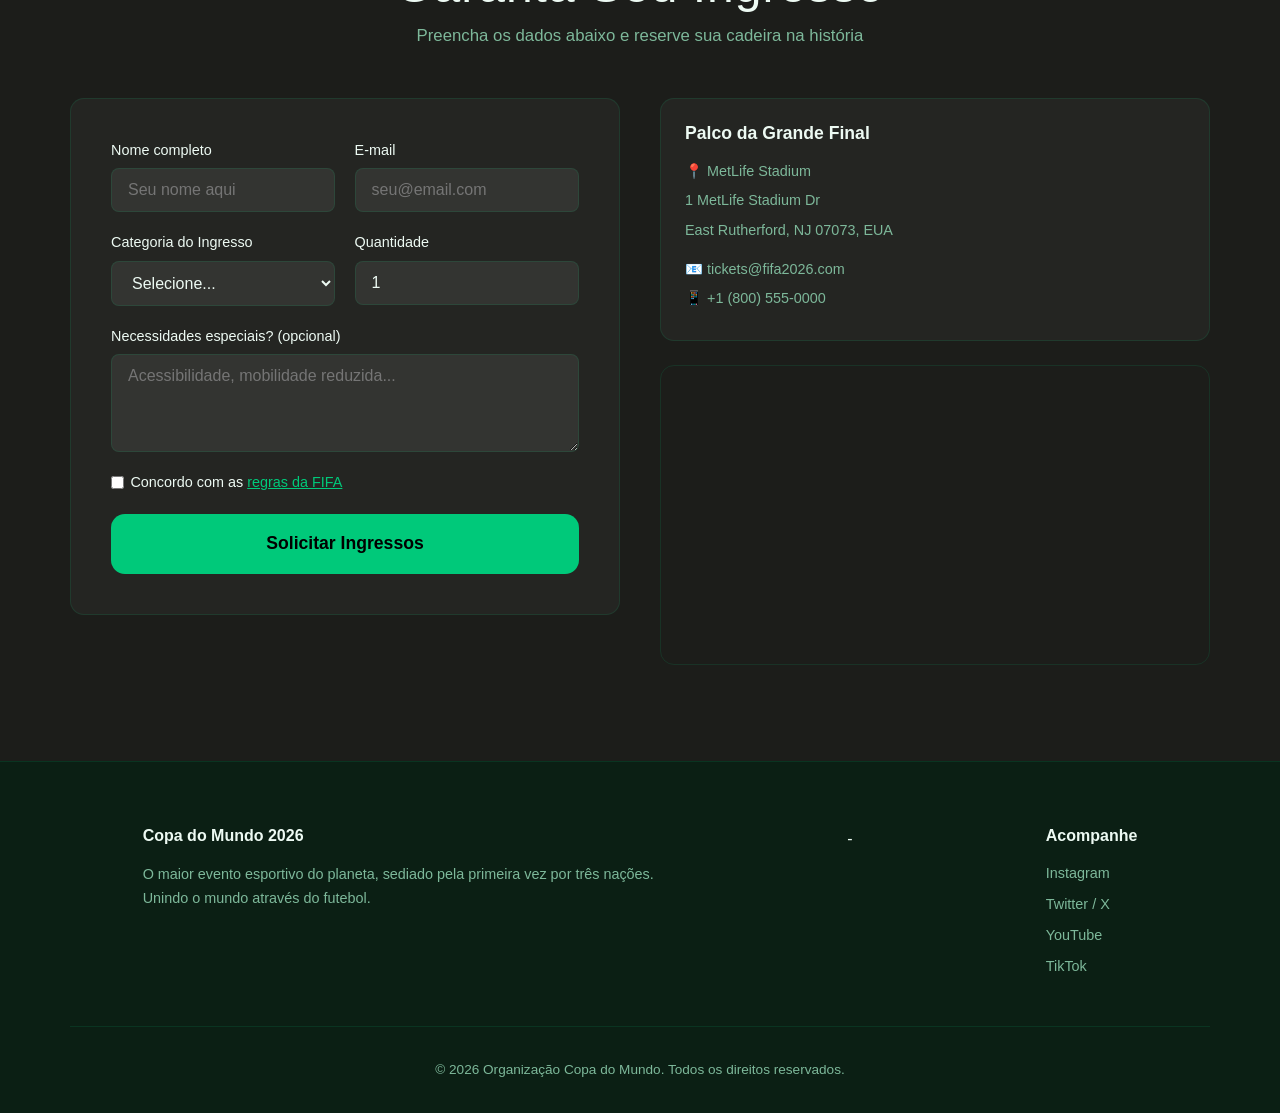
<file: site-prof.html>
<!DOCTYPE html>
<html lang="pt-BR">
<head>
  <meta charset="UTF-8">
  <meta name="viewport" content="width=device-width, initial-scale=1.0">
  <meta name="description" content="Site Oficial da Copa do Mundo 2026 - Ingressos, Seleções e Estádios">
  <title>Copa do Mundo 2026</title>
  <link rel="stylesheet" href="style.css">
  <link rel="icon" type="image/svg+xml" href="favicon.svg">
  </head>

<body>
  <nav id="navbar">
    <div class="nav-container">
      <div class="nav-logo">
        <span class="logo-destaque">Copa</span> 2026
        </div>

      <ul class="nav-links">
        <li><a href="#home">Início</a></li>
        <li><a href="#selecoes">Seleções</a></li>
        <li><a href="#estadios">Estádios</a></li>
        <li><a href="#ingressos">Ingressos</a></li>
        <li><a href="#contato">Contato</a></li>
        </ul>

    </div>
  </nav>

  <header id="home">

    <div class="header-content">
      <div class="header-texto">

        <p class="header-subtitulo">Junho e Julho • Canadá, México e EUA</p>
        <h1 class="header-titulo">A Maior Festa<br>do Futebol</h1>
        <p class="header-descricao">
          Três países, 48 seleções e uma única paixão. 
          Garanta seu lugar no maior evento esportivo do planeta.
        </p>

        <div class="header-botoes">
          <a href="#ingressos" class="btn btn-primario">Comprar Ingressos</a>
          <a href="#selecoes" class="btn btn-secundario">Ver Seleções</a>
        </div>

      </div>
      <div class="header-imagem">
        <img 
          src="img/copa-2026.png" 
          alt="Torcedores comemorando um gol na arquibancada de um estádio lotado"
          class="header-foto"
        >
        </div>
      </div>

  </header>

  <main>

    <section id="selecoes" class="secao secao-escura">
      <div class="container">

        <div class="secao-titulo">
          <h2>Seleções em Destaque</h2>
          <p>Conheça as equipes favoritas para levantar a taça</p>
        </div>

        <div class="grid-selecoes">
          <div class="card-selecao">
            <div class="card-imagem">
              <img 
                src="img/selecao-brasil.svg"
                alt="Jogadores da seleção brasileira abraçados com a camisa amarela"
                class="card-foto"
              >
            </div>
            <div class="card-corpo">
              <span class="card-dia">Grupo G</span>
              <h3>Brasil</h3>
              <p>América do Sul • 5 Títulos</p>
              <span class="tag-palco">Cabeça de Chave</span>
            </div>
          </div>

          <div class="card-selecao">
            <div class="card-imagem">
              <img 
                src="img/selecao-franca.svg"
                alt="Seleção francesa comemorando vitória em campo"
                class="card-foto"
              >
            </div>
            <div class="card-corpo">
              <span class="card-dia">Grupo C</span>
              <h3>França</h3>
              <p>Europa • 2 Títulos</p>
              <span class="tag-palco">Favorita</span>
            </div>
          </div>

          <div class="card-selecao">
            <div class="card-imagem">
              <img 
                src="img/selecao-argentina.svg"
                alt="Time da Argentina perfilado cantando o hino nacional"
                class="card-foto"
              >
            </div>
            <div class="card-corpo">
              <span class="card-dia">Grupo A</span>
              <h3>Argentina</h3>
              <p>América do Sul • 3 Títulos</p>
              <span class="tag-palco">Atual Campeã</span>
            </div>
          </div>

          <div class="card-selecao">
            <div class="card-imagem">
              <img 
                src="img/selecao-espanha.svg"
                alt="Jogadores da Espanha tocando a bola durante a partida"
                class="card-foto"
              >
            </div>
            <div class="card-corpo">
              <span class="card-dia">Grupo E</span>
              <h3>Espanha</h3>
              <p>Europa • 1 Título</p>
              <span class="tag-palco">Cabeça de Chave</span>
            </div>
          </div>

          <div class="card-selecao">
            <div class="card-imagem">
              <img 
                src="img/selecao-inglaterra.svg"
                alt="Atletas da seleção inglesa saudando a torcida"
                class="card-foto"
              >
            </div>
            <div class="card-corpo">
              <span class="card-dia">Grupo B</span>
              <h3>Inglaterra</h3>
              <p>Europa • 1 Título</p>
              <span class="tag-palco">Promessa</span>
            </div>
          </div>

          <div class="card-selecao">
            <div class="card-imagem">
              <img 
                src="img/selecao-alemanha.svg"
                alt="Equipe da Alemanha reunida em círculo antes do jogo"
                class="card-foto"
              >
            </div>
            <div class="card-corpo">
              <span class="card-dia">Grupo F</span>
              <h3>Alemanha</h3>
              <p>Europa • 4 Títulos</p>
              <span class="tag-palco">Cabeça de Chave</span>
            </div>
          </div>

        </div>
        </div>
    </section>
    <section id="estadios" class="secao secao-clara">

      <div class="container">

        <div class="secao-titulo">
          <h2>Palcos do Espetáculo</h2>
          <p>Conheça as arenas que sediarão os jogos inesquecíveis</p>
        </div>

        <div class="grid-galeria">
          <div class="foto-item foto-grande">
            <img 
              src="img/azteca.jpg"
              alt="Visão panorâmica do Estádio Azteca lotado no México"
              class="foto-img"
            >
            <div class="foto-legenda">Estádio Azteca — Cidade do México</div>
          </div>

          <div class="foto-item">
            <img 
              src="img/metlife.jpg"
              alt="Fachada moderna do MetLife Stadium iluminada à noite"
              class="foto-img"
            >
            <div class="foto-legenda">MetLife Stadium — NY/NJ</div>
          </div>

          <div class="foto-item">
            <img 
              src="img/sofi.jpg"
              alt="Design futurista da cobertura do SoFi Stadium em Los Angeles"
              class="foto-img"
            >
            <div class="foto-legenda">SoFi Stadium — Los Angeles</div>
          </div>

          <div class="foto-item">
            <img 
              src="img/bmo.jpg"
              alt="Visão do gramado do BMO Field em Toronto"
              class="foto-img"
            >
            <div class="foto-legenda">BMO Field — Toronto</div>
          </div>

          <div class="foto-item">
            <img 
              src="img/hard-rock.jpg"
              alt="Vista aérea do Hard Rock Stadium em Miami"
              class="foto-img"
            >
            <div class="foto-legenda">Hard Rock Stadium — Miami</div>
          </div>

          <div class="foto-item">
            <img 
              src="img/bc-place.jpg"
              alt="Interior do BC Place com seu teto retrátil em Vancouver"
              class="foto-img"
            >
            <div class="foto-legenda">BC Place — Vancouver</div>
          </div>

        </div>
        </div>

    </section>
    <section id="ingressos" class="secao secao-escura">

      <div class="container">

        <div class="secao-titulo">
          <h2>Garanta Seu Ingresso</h2>
          <p>Preencha os dados abaixo e reserve sua cadeira na história</p>
        </div>

        <div class="ingressos-layout">
          <div>
            <form id="form-ingresso" class="formulario">

              <div class="form-linha">
                <div class="form-grupo">
                  <label for="nome">Nome completo</label>
                  <input 
                    type="text" 
                    id="nome" 
                    name="nome" 
                    placeholder="Seu nome aqui"
                    required
                  >
                </div>

                <div class="form-grupo">
                  <label for="email">E-mail</label>
                  <input 
                    type="email" 
                    id="email" 
                    name="email" 
                    placeholder="seu@email.com"
                    required
                  >
                </div>
              </div>

              <div class="form-linha">
                <div class="form-grupo">
                  <label for="tipo">Categoria do Ingresso</label>
                  <select id="tipo" name="tipo">
                    <option value="">Selecione...</option>
                    <option value="cat3">Categoria 3 — U$ 150</option>
                    <option value="cat2">Categoria 2 — U$ 300</option>
                    <option value="cat1">Categoria 1 — U$ 600</option>
                    <option value="vip">Hospitality / VIP — U$ 1200</option>
                  </select>
                </div>

                <div class="form-grupo">
                  <label for="quantidade">Quantidade</label>
                  <input 
                    type="number" 
                    id="quantidade" 
                    name="quantidade"
                    min="1" 
                    max="6" 
                    value="1"
                  >
                </div>
              </div>

              <div class="form-grupo">
                <label for="mensagem">Necessidades especiais? (opcional)</label>
                <textarea 
                  id="mensagem" 
                  name="mensagem" 
                  rows="4"
                  placeholder="Acessibilidade, mobilidade reduzida..."
                ></textarea>
              </div>

              <div class="form-grupo form-checkbox">
                <input type="checkbox" id="termos" name="termos" required>
                <label for="termos">Concordo com as <a href="#">regras da FIFA</a></label>
              </div>

              <button type="submit" class="btn btn-primario btn-grande">
                Solicitar Ingressos
              </button>

            </form>
          </div>

          <div class="local-wrapper">

            <div class="local-info">
              <h3>Palco da Grande Final</h3>

              <address>
                <p>📍 MetLife Stadium</p>
                <p>1 MetLife Stadium Dr</p>
                <p>East Rutherford, NJ 07073, EUA</p>
              </address>

              <div class="local-contatos">
                <p>📧 tickets@fifa2026.com</p>
                <p>📱 +1 (800) 555-0000</p>
              </div>
            </div>

            <div class="mapa-wrapper">
              <iframe
                src="https://www.google.com/maps/embed?pb=!1m18!1m12!1m3!1d3020.354228965902!2d-74.07682392437632!3d40.81363653066376!2m3!1f0!2f0!3f0!3m2!1i1024!2i768!4f13.1!3m3!1m2!1s0x89c2f861aa554bf7%3A0xc66ba2b8e390c504!2sMetLife%20Stadium!5e0!3m2!1spt-BR!2sbr!4v1716301234567!5m2!1spt-BR!2sbr"
                width="100%"
                height="100%"
                style="border: 0;"
                allowfullscreen=""
                loading="lazy"
                referrerpolicy="no-referrer-when-downgrade"
                title="Mapa do MetLife Stadium, local da final da Copa"
              ></iframe>
            </div>

          </div>

        </div>

      </div>

    </section>

  </main>

  <footer id="contato">

    <div class="container">

      <div class="footer-grid">

        <div class="footer-coluna">
          <h4>Copa do Mundo 2026</h4>
          <p>O maior evento esportivo do planeta, sediado pela primeira vez por três nações.</p>
          <p>Unindo o mundo através do futebol.</p>
        </div>-

        <div class="footer-coluna">
          <h4>Acompanhe</h4>
          <div class="redes-sociais">
            <a href="#" class="rede-link">Instagram</a>
            <a href="#" class="rede-link">Twitter / X</a>
            <a href="#" class="rede-link">YouTube</a>
            <a href="#" class="rede-link">TikTok</a>
          </div>
        </div>

      </div>
      <div class="footer-fundo">
        <p>© 2026 Organização Copa do Mundo. Todos os direitos reservados.</p>
      </div>

    </div>

  </footer>

</body>
</html>
</file>
<file: style.css>
*{
    margin: 0;
    padding: 0;
    box-sizing: border-box;
}
@import url('https://fonts.googleapis.com/css2?family=Inter:ital,opsz,wght@0,14..32,100..900;1,14..32,100..900&family=Quicksand:wght@300..700&display=swap');
/* variaveis globais */
:root {
    --cor-fundo-escuro: #1c1d1a;
    --cor-fundo-medio: #0b1f14;
    --cor-fundo-claro: #f0f7f4;
    --cor-primaria: #00c97a;
    --cor-primaria-escura: #009958;
    --cor-secundaria: #ffe135;
    --cor-texto-claro: #edfaf3;
    --cor-texto-escuro: #052e1c;
    --cor-texto-suave: #7db89a;
    --cor-borda: rgba(0, 201, 122, 0.12);
  
    --fonte-principal: 'Inter', 'Segoe UI', sans-serif;
  
    --espacamento-secao: 6rem;
    --raio-borda: 14px;
    --raio-borda-pequeno: 8px;
    --largura-maxima: 1140px;
  }

  body {
    /* Config Fonte */
    font-family: var(--fonte-principal);
    /* Cor fundo */
    background-color: var(--cor-fundo-escuro);
     /* cor texto */
     color: var(--cor-texto-claro);
     /* distancia */
     line-height: 1.6;
  }

  a {
    /* decoraçao de testo */
    text-decoration: none;
    color: varI(--cor-texto-claro);
    /* animação */
    transition: color 0.3s ease;

  }
  ul {
    /* estilização de linha */
    list-style: none;
  }
  img {
    max-width: 100%;
    display: block; 
  }
   
  h1, h2, h3, h4 {
    line-height: 1.2 ;
    /* largura do texto */
    font-weight: 700;
  }

  
  .container{
    max-width: var(--largura-maxima);

    /* espaço externo */
    margin: 0 auto;

    /* espaçamento interno */
    padding: 0 1,5rem;

  }

  /* botões */

  .btn{
    padding: 0.85rem 2rem;
    /* arredonadamento dos canto */
    border-radius: var(--raio-borda);
    font-weight: 600;
     /* TAMANHO DA FONTE */
     font-size: 1rem;
     /* CURSOR */
     cursor: pointer;
     border: 2PX solid transparent;
     /* animação */
     transition: all 0.3 ease;
  }

  .btn-primario {
    background-color: var(--cor-primaria);
    color: #000;
    font-weight: 700;
  }

  .btn-primario:hover{
    background-color: transparent;
    color:var(--cor-primaria);
    border-color:var(--cor-primaria);
  }

  .btn-secundario{
    background-color:transparent;
    color:var(--cor-texto-claro);
    border-color:var(--cor-texto-claro);
  }

  .btn-secundario:hover{  
    background-color:var(--cor-fundo-claro);
    color:var(--cor-fundo-escuro);
    border-color:var(--cor-fundo-escuro);
  }

  .btn-grande{
    width: 100%;  
    padding:1.1rem;
    font-size: 1.1rem;
  }
  
 /* Bloco de cabeçalho padrão de cada seção */
.secao-titulo {
  text-align: center;
  margin-bottom: 3rem;
}

.secao-titulo h2 {
  font-family: var(--fonte-display);
  font-size: 3rem;
  font-weight: 400;
  letter-spacing: 1px;  /* Espaço entre as letras */
  margin-bottom: 0.5rem;
}

.secao-titulo p {
  color: var(--cor-texto-suave);
  font-size: 1.05rem;
}

/* ----------------------------------------------------------------
   4. NAVBAR
   Menu superior fixado no topo da página.
---------------------------------------------------------------- */
#navbar {
  position: sticky;      /* Fica colado no topo ao rolar a página */
  top: 0;
  padding: 1rem 0;
  background-color: var(--cor-fundo-escuro);
  border-bottom: 1px solid var(--cor-borda);
  z-index: 100;          /* Garante que o menu fique sempre na frente dos outros elementos */
}

.nav-container {
  display: flex;
  justify-content: space-between; /* Logo na esquerda, links na direita */
  align-items: center;            /* Alinha verticalmente no centro */
  max-width: var(--largura-maxima);
  margin: 0 auto;
  padding: 0 1.5rem;
}

.nav-logo {
  font-family: var(--fonte-display);
  font-size: 1.7rem;
  font-weight: 400;
  letter-spacing: 1px;
}

.logo-destaque {
  color: var(--cor-primaria);
}

.nav-links {
  display: flex;
  gap: 2rem; /* Espaço entre cada link do menu */
}

.nav-links a {
  font-size: 0.9rem;
  font-weight: 500;
  color: var(--cor-texto-suave);
  letter-spacing: 0.5px;
}

/* Fica verde ao passar o mouse */
.nav-links a:hover {
  color: var(--cor-primaria);
}

/* ----------------------------------------------------------------
   5. HEADER (Hero Section)
   Primeira dobra do site: tela de impacto com chamada e imagem.
---------------------------------------------------------------- */
header {
  min-height: 100vh;     /* Ocupa pelo menos 100% da altura da tela */
  display: flex;
  align-items: center;   /* Centraliza o conteúdo verticalmente */
  padding: 8rem 1.5rem 5rem;
  background-color: var(--cor-fundo-medio);
}

.header-content {
  max-width: var(--largura-maxima);
  margin: 0 auto;
  width: 100%;
  display: flex;
  align-items: center;
  gap: 4rem;             /* Distância entre a coluna de texto e a imagem */
}

.header-texto {
  flex: 1;               /* Ocupa todo o espaço disponível na esquerda */
}

.header-imagem {
  flex-shrink: 0;        /* Impede a imagem de ser esmagada se a tela diminuir */
  width: 42%;
  height: 380px;
  border-radius: var(--raio-borda);
  overflow: hidden;      /* Corta as bordas da foto para respeitar o border-radius */
}

.header-foto {
  width: 100%;
  height: 100%;
  object-fit: cover;     /* Preenche o quadrado sem distorcer ou esticar */
  object-position: center;
  display: block;
  transition: transform 0.5s ease;
}

/* Zoom suave na foto ao passar o mouse sobre o container */
.header-imagem:hover .header-foto {
  transform: scale(1.04);
}

.header-subtitulo {
  font-size: 0.9rem;
  letter-spacing: 2px;
  text-transform: uppercase; /* Deixa tudo em MAIÚSCULAS */
  color: var(--cor-primaria);
  margin-bottom: 1.2rem;
}

.header-titulo {
  font-family: var(--fonte-display);
  font-size: 6rem;
  font-weight: 400;
  line-height: 0.95;
  letter-spacing: 1px;
  margin-bottom: 1.5rem;
}

.header-descricao {
  font-size: 1.1rem;
  color: var(--cor-texto-suave);
  max-width: 480px;
  margin-bottom: 2.5rem;
}

.header-botoes {
  display: flex;
  gap: 1rem;
  flex-wrap: wrap;       /* Se não couber na largura, joga o segundo botão para baixo */
}

/* ----------------------------------------------------------------
   6. CLASSES BASE DAS SEÇÕES
   Alternância entre seções claras e escuras para dar contraste.
---------------------------------------------------------------- */
.secao {
  padding: var(--espacamento-secao) 0;
}

.secao-escura {
  background-color: var(--cor-fundo-escuro);
  color: var(--cor-texto-claro);
}

.secao-clara {
  background-color: var(--cor-fundo-claro);
  color: var(--cor-texto-escuro);
}

.secao-clara .secao-titulo p {
  color: #666;
}

/* ----------------------------------------------------------------
   7. SECTION 1 — GRID DE SELEÇÕES
   Cards organizados em 3 colunas iguais.
---------------------------------------------------------------- */
.grid-selecoes {
  display: grid;
  grid-template-columns: repeat(3, 1fr); /* Cria 3 colunas de tamanho idêntico (1 fração cada) */
  gap: 1.5rem;                           /* Espaço entre os cards */
}

.card-selecao {
  background-color: rgba(255, 255, 255, 0.04); /* Fundo sutilmente translúcido */
  border: 1px solid var(--cor-borda);
  border-radius: var(--raio-borda);
  overflow: hidden;
  display: flex;
  flex-direction: column;
  transition: transform 0.3s ease, border-color 0.3s ease;
}

/* Card sobe levemente e ganha destaque de borda verde no hover */
.card-selecao:hover {
  transform: translateY(-6px);
  border-color: var(--cor-primaria);
}

.card-imagem {
  width: 100%;
  height: 200px;
  overflow: hidden;
}

.card-foto {
  width: 100%;
  height: 100%;
  object-fit: cover;
  object-position: center top;
  display: block;
  transition: transform 0.4s ease;
}

/* Pequeno zoom na foto da seleção ao passar o mouse */
.card-selecao:hover .card-foto {
  transform: scale(1.06);
}

.card-corpo {
  padding: 1.2rem;
  display: flex;
  flex-direction: column;
  gap: 0.4rem;
  flex: 1;               /* Faz todos os corpos de card terem a mesma altura total */
}

.card-dia {
  font-size: 0.78rem;
  color: var(--cor-primaria);
  font-weight: 600;
  letter-spacing: 0.5px;
}

/* Etiqueta amarela (badge) */
.tag-palco {
  display: inline-block;
  margin-top: auto;      /* Empurra a tag sempre para o final do card */
  padding: 0.3rem 0.8rem;
  background-color: rgba(255, 223, 0, 0.15);
  color: var(--cor-secundaria);
  border-radius: 50px;   /* Deixa a tag em formato de pílula redondinha */
  font-size: 0.75rem;
  font-weight: 600;
  align-self: flex-start;
}

.card-corpo h3 {
  font-size: 1.05rem;
  margin-bottom: 0.1rem;
}

.card-corpo p {
  font-size: 0.85rem;
  color: var(--cor-texto-suave);
}

/* ----------------------------------------------------------------
   8. SECTION 2 — GRID DE GALERIA (Estádios)
   Grid com layout de mosaico: a primeira foto ocupa espaço duplo.
---------------------------------------------------------------- */
.grid-galeria {
  display: grid;
  grid-template-columns: repeat(3, 1fr);
  grid-auto-rows: 220px; /* Define que todas as linhas criadas terão 220px de altura */
  gap: 1rem;
}

.foto-item {
  background-color: #1a1a2e;
  border-radius: var(--raio-borda);
  overflow: hidden;
  position: relative;    /* Necessário para posicionar a legenda por cima da foto */
}

/* Foto principal em destaque ocupando 2 colunas e 2 linhas */
.foto-grande {
  grid-column: span 2;
  grid-row: span 2;
}

.foto-img {
  width: 100%;
  height: 100%;
  object-fit: cover;
  object-position: center;
  display: block;
  transition: transform 0.4s ease;
}

.foto-item:hover .foto-img {
  transform: scale(1.05);
}

/* Legenda translúcida sobreposta no rodapé da imagem */
.foto-legenda {
  position: absolute;
  bottom: 0;
  left: 0;
  right: 0;
  padding: 0.6rem 1rem;
  background-color: rgba(0, 0, 0, 0.6); /* Preto semi-transparente para dar leitura */
  color: white;
  font-size: 0.85rem;
  font-weight: 500;
}

/* ----------------------------------------------------------------
   9. SECTION 3 — FORMULÁRIO + LOCALIZAÇÃO
   Divide a tela em 2 blocos: formulário à esquerda e mapa/info à direita.
---------------------------------------------------------------- */
.ingressos-layout {
  display: flex;
  gap: 2.5rem;
  align-items: flex-start; /* Evita que uma coluna force a outra a esticar */
}

/* Faz o formulário e a lateral dividirem a largura igualmente */
.ingressos-layout > div,
.local-wrapper {
  flex: 1;
}

.formulario {
  background-color: rgba(255, 255, 255, 0.04);
  border: 1px solid var(--cor-borda);
  border-radius: var(--raio-borda);
  padding: 2.5rem;
  display: flex;
  flex-direction: column;
  gap: 1.2rem;
}

/* Agrupa dois inputs lado a lado na mesma linha */
.form-linha {
  display: flex;
  gap: 1.2rem;
}

.form-linha .form-grupo {
  flex: 1;               /* Cada campo na linha divide a largura ao meio */
}

/* Empilha o label em cima do input */
.form-grupo {
  display: flex;
  flex-direction: column;
  gap: 0.4rem;
}

label {
  font-size: 0.9rem;
  font-weight: 500;
  color: var(--cor-texto-claro);
}

/* Estilo unificado para campos de texto, select e textarea */
input,
select,
textarea {
  width: 100%;
  padding: 0.75rem 1rem;
  background-color: rgba(255, 255, 255, 0.07);
  border: 1px solid var(--cor-borda);
  border-radius: var(--raio-borda-pequeno);
  color: var(--cor-texto-claro);
  font-size: 1rem;
  font-family: inherit;
  outline: none;         /* Remove a borda azul padrão do navegador */
  transition: border-color 0.3s ease;
}

/* Ao clicar para digitar, a borda acende em verde */
input:focus,
select:focus,
textarea:focus {
  border-color: var(--cor-primaria);
}

textarea {
  resize: vertical;      /* Permite ao usuário redimensionar apenas na altura */
}

/* Caixinha de checkbox (alinhamento horizontal) */
.form-checkbox {
  flex-direction: row;   /* Coloca o checkbox ao lado do texto, e não em cima */
  align-items: center;
}

.form-checkbox input {
  width: auto;           /* Não ocupa 100% da largura, mantém o tamanho da caixinha */
  cursor: pointer;
}

.form-checkbox label {
  cursor: pointer;
}

.form-checkbox a {
  color: var(--cor-primaria);
  text-decoration: underline;
}

/* Coluna direita: Informações e Mapa */
.local-wrapper {
  display: flex;
  flex-direction: column;
  gap: 1.5rem;
}

.local-info {
  background-color: rgba(255, 255, 255, 0.04);
  border: 1px solid var(--cor-borda);
  border-radius: var(--raio-borda);
  padding: 1.5rem;
}

.local-info h3 {
  font-size: 1.1rem;
  margin-bottom: 1rem;
  color: var(--cor-texto-claro);
}

.local-info address {
  font-style: normal;    /* Tira o itálico padrão da tag <address> */
  margin-bottom: 1rem;
}

.local-info address p,
.local-contatos p {
  color: var(--cor-texto-suave);
  font-size: 0.9rem;
  margin-bottom: 0.4rem;
}

/* Container do mapa interativo */
.mapa-wrapper {
  border-radius: var(--raio-borda);
  overflow: hidden;
  border: 1px solid var(--cor-borda);
  height: 300px;
}

.mapa-wrapper iframe {
  display: block;
  width: 100%;
  height: 100%;
}

/* ----------------------------------------------------------------
   10. FOOTER
   Rodapé com links, descrição e copyright.
---------------------------------------------------------------- */
footer {
  background-color: var(--cor-fundo-medio);
  border-top: 1px solid var(--cor-borda);
  padding: 4rem 0 2rem;
}

.footer-grid {
  display: flex;
  justify-content: space-around;
  gap: 3rem;
  margin-bottom: 3rem;
}

.footer-coluna h4 {
  font-size: 1rem;
  margin-bottom: 1rem;
  color: var(--cor-texto-claro);
}

.footer-coluna p {
  color: var(--cor-texto-suave);
  font-size: 0.9rem;
  line-height: 1.7;
}

address {
  font-style: normal;
}

address p {
  margin-bottom: 0.5rem;
}

.redes-sociais {
  display: flex;
  flex-direction: column;
  gap: 0.5rem;
}

.rede-link {
  color: var(--cor-texto-suave);
  font-size: 0.9rem;
}

.rede-link:hover {
  color: var(--cor-secundaria); /* Amarelo no hover */
}

.footer-fundo {
  border-top: 1px solid var(--cor-borda);
  padding-top: 2rem;
  text-align: center;
  color: var(--cor-texto-suave);
  font-size: 0.85rem;
}

/* ================================================================
   12. RESPONSIVIDADE — MEDIA QUERIES
   Adapta o layout para funcionar perfeitamente em Tablets e Celulares.
================================================================ */

/* ---- TABLET (telas de até 768px de largura) ---- */
@media (max-width: 768px) {
  /* Diminui fontes gigantes para não quebrar a tela */
  .secao-titulo h2 {
    font-size: 2.4rem;
  }

  .header-titulo {
    font-size: 3.5rem;
  }

  /* Oculta os links da navbar para simplificar em telas médias */
  .nav-links {
    display: none;
  }

  header {
    padding: 7rem 1.5rem 4rem;
  }

  /* No header, empilha texto e imagem verticalmente */
  .header-content {
    flex-direction: column;
    gap: 2.5rem;
  }

  .header-imagem {
    width: 100%;
    max-width: 480px;
    margin: 0 auto;
  }

  /* Transforma o grid de seleções em 2 colunas */
  .grid-selecoes {
    grid-template-columns: repeat(2, 1fr);
  }

  /* Transforma a galeria em 2 colunas */
  .grid-galeria {
    grid-template-columns: repeat(2, 1fr);
    grid-auto-rows: 200px;
  }

  /* A foto grande agora ocupa 2 colunas mas apenas 1 linha de altura */
  .foto-grande {
    grid-column: span 2;
    grid-row: span 1;
  }

  .footer-grid {
    flex-wrap: wrap;
    justify-content: space-between;
  }

  .footer-coluna {
    width: 45%;
  }

  /* Inputs que ficavam lado a lado agora ficam empilhados */
  .form-linha {
    flex-direction: column;
  }

  /* Formulário e mapa agora ficam um embaixo do outro */
  .ingressos-layout {
    flex-direction: column;
  }
}

/* ---- CELULAR (telas de até 480px de largura) ---- */
@media (max-width: 480px) {
  .secao {
    padding: 3rem 0;     /* Reduz o respiro das seções para aproveitar espaço */
  }

  /* Cards de seleções viram 1 única coluna (lista vertical) */
  .grid-selecoes {
    grid-template-columns: 1fr;
  }

  /* Galeria vira 1 única coluna */
  .grid-galeria {
    grid-template-columns: 1fr;
    grid-auto-rows: 200px;
  }

  /* Todas as fotos agora ocupam 1 espaço padrão */
  .foto-grande {
    grid-column: span 1;
    grid-row: span 1;
  }

  .footer-coluna {
    width: 100%;
  }

  /* Botões do header empilhados para facilitar o clique com o polegar */
  .header-botoes {
    flex-direction: column;
  }

  .formulario {
    padding: 1.5rem;     /* Reduz padding interno do formulário */
  }
}
</file>
<file: site-copa-pt-main/style.css>
*{
    background-color:darkgray;
}
</file>
